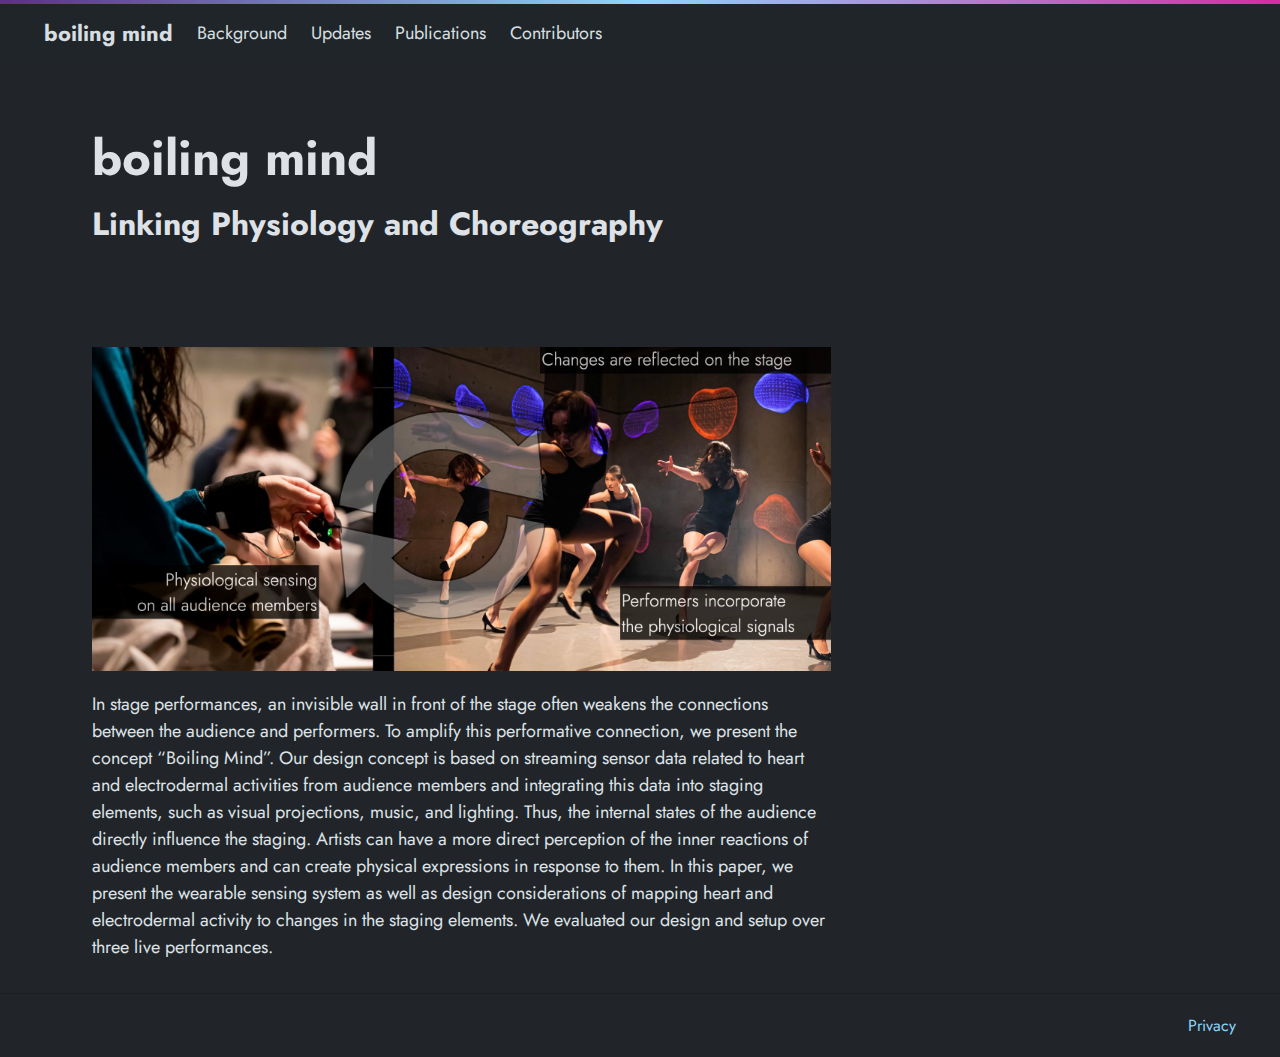
<file: index.html>
<!doctype html><html lang=en-us><head><meta charset=utf-8><meta http-equiv=x-ua-compatible content="ie=edge"><meta name=viewport content="width=device-width,initial-scale=1,shrink-to-fit=no"><link rel=preload as=font href=/fonts/vendor/jost/jost-v4-latin-regular.woff2 type=font/woff2 crossorigin><link rel=preload as=font href=/fonts/vendor/jost/jost-v4-latin-700.woff2 type=font/woff2 crossorigin><link rel=stylesheet href=/main.4683fe9bba590317b552ce7930ced157a98cb5efa42dcf3c9c728d6951becdc0b0ce4cd241a88afe17dd5ae36182d00375be6dfd2041294fda237ca825aad86c.css integrity="sha512-RoP+m7pZAxe1Us55MM7RV6mMte+kLc88nHKNaVG+zcCwzkzSQaiK/hfdWuNhgtADdb5t/SBBKU/aI3yoJarYbA==" crossorigin=anonymous><noscript><style>img.lazyload{display:none}</style></noscript><meta name=robots content="index, follow"><meta name=googlebot content="index, follow, max-snippet:-1, max-image-preview:large, max-video-preview:-1"><meta name=bingbot content="index, follow, max-snippet:-1, max-image-preview:large, max-video-preview:-1"><title>boiling mind :: linking physiology and choreography</title><meta name=description content="Linking Physiology and Choreography"><link rel=canonical href=/><meta name=twitter:card content="summary"><meta name=twitter:title content="boiling mind"><meta name=twitter:description content="Linking Physiology and Choreography"><meta name=twitter:site content="@"><meta name=twitter:creator content="@"><meta property="og:title" content="boiling mind"><meta property="og:description" content="Linking Physiology and Choreography"><meta property="og:type" content="website"><meta property="og:url" content="/"><meta property="og:updated_time" content="2020-10-06T08:47:36+00:00"><meta property="og:site_name" content="boiling mind"><meta property="article:publisher" content="https://www.facebook.com/"><meta property="article:author" content="https://www.facebook.com/"><meta property="og:locale" content><link rel=alternate type=application/rss+xml href=/index.xml><script type=application/ld+json>{"@context":"https://schema.org","@type":"Organization","url":"\/","name":"boiling mind","logo":"\/logo-doks.png","sameAs":["","",""]}</script><script type=application/ld+json>{"@context":"http://schema.org","@type":"BreadcrumbList","itemListElement":[{"@type":"ListItem","position":1,"name":"Home","item":"\/"}]}</script><meta name=theme-color content="#fff"><link rel=apple-touch-icon sizes=180x180 href=/apple-touch-icon.png><link rel=icon type=image/png sizes=32x32 href=/favicon-32x32.png><link rel=icon type=image/png sizes=16x16 href=/favicon-16x16.png><link rel=manifest href=/site.webmanifest></head><body class=home><div class="header-bar fixed-top"></div><header class="navbar fixed-top navbar-expand-md navbar-light"><div class=container><input class="menu-btn order-0" type=checkbox id=menu-btn>
<label class="menu-icon d-md-none" for=menu-btn><span class=navicon></span></label><a class="navbar-brand order-1 order-md-0 mr-auto" href=/>boiling mind</a><ul class="navbar-nav social-nav order-3 order-md-5"></ul><div class="collapse navbar-collapse order-4 order-md-1"><ul class="navbar-nav main-nav mr-auto order-5 order-md-2"><li class=nav-item><a class=nav-link href=/background/prologue/introduction/>Background</a></li><li class=nav-item><a class=nav-link href=/blog/>Updates</a></li><li class=nav-item><a class=nav-link href=/papers/>Publications</a></li><li class=nav-item><a class=nav-link href=/about/>Contributors</a></li></ul><div class="break order-6 d-md-none"></div></div></div></header><div class="wrap container" role=document><div class=content><section class="section container-fluid mt-n3 pb-3"><div class="col-lg-12 text-left"><h1 class=mt-0>boiling mind</h1><h2 class=mt-0>Linking Physiology and Choreography</h2></div></section></div></div><div class="wrap container" role=document><div class=content><section class="wrap container section container-fluid mt-n3 pb-3 text-left"><div class=col-lg-11><img class="img-simple img-fluid lazyload blur-up" src=/concept_hu7fba9da1679ce4a56c592454604cb9c1_371453_20x0_resize_q75_box.jpg data-src=/concept.jpg width=1970 height=864><p>In stage performances, an invisible wall in front of the stage often weakens the connections between the audience and performers. To amplify this performative connection, we present the concept &ldquo;Boiling Mind&rdquo;. Our design concept is based on streaming sensor data related to heart and electrodermal activities from audience members and integrating this data into staging elements, such as visual projections, music, and lighting. Thus, the internal states of the audience directly influence the staging. Artists can have a more direct perception of the inner reactions of audience members and can create physical expressions in response to them.
In this paper, we present the wearable sensing system as well as design considerations of mapping heart and electrodermal activity to changes in the staging elements. We evaluated our design and setup over three live performances.</p></div></section></div></div><footer class="footer text-muted"><div class=container><div class=row><div class="col-lg-8 order-last order-lg-first"><ul class=list-inline><li class=list-inline-item></li></ul></div><div class="col-lg-8 order-first order-lg-last text-lg-right"><ul class=list-inline><li class=list-inline-item><a href=/privacy-policy/>Privacy</a></li></ul></div></div></div></footer><script src=/main.f6b484f556ad1f3bcf6061082139a2f21fa759f13930c39a25fe4a9f78f35e64122c2d86dffd56e67b292dabbda4095d8077194f196e0e348441c106a9f3d40e.js integrity="sha512-9rSE9VatHzvPYGEIITmi8h+nWfE5MMOaJf5Kn3jzXmQSLC2G3/1W5nspLau9pAldgHcZTxluDjSEQcEGqfPUDg==" crossorigin=anonymous defer></script><script src=/index.min.95c2fb57984ca6cb1914e6658c1095cc47073a398c805d5ee842114fab739d64b4d5cd0626cda1be56c95e7f8c6e9c4d231866d1065245c873d731a6a7b01c5e.js integrity="sha512-lcL7V5hMpssZFOZljBCVzEcHOjmMgF1e6EIRT6tznWS01c0GJs2hvlbJXn+MbpxNIxhm0QZSRchz1zGmp7AcXg==" crossorigin=anonymous defer></script></body></html>
</file>
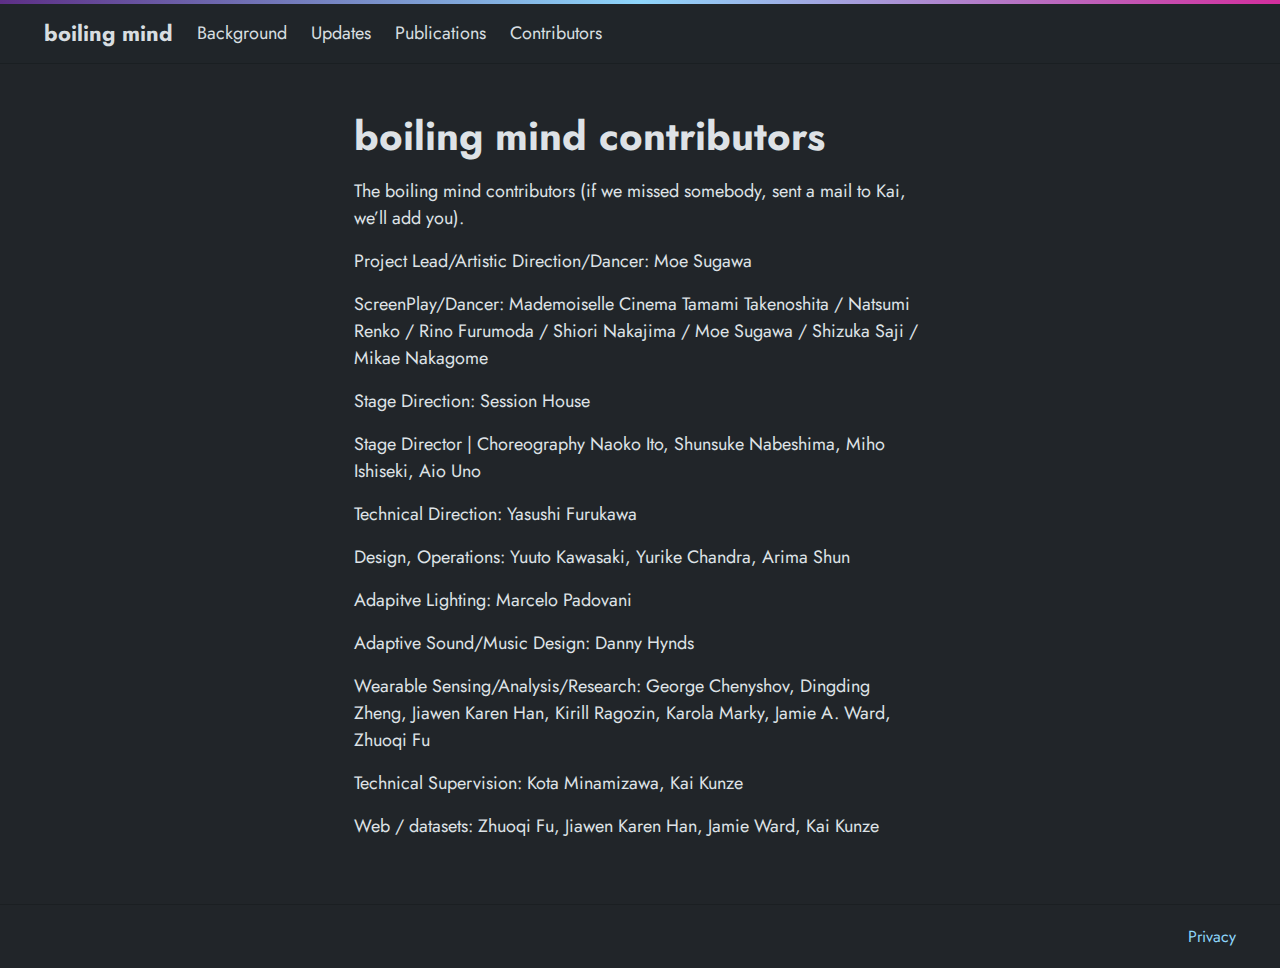
<file: about/index.html>
<!doctype html><html lang=en-us><head><meta charset=utf-8><meta http-equiv=x-ua-compatible content="ie=edge"><meta name=viewport content="width=device-width,initial-scale=1,shrink-to-fit=no"><link rel=preload as=font href=/fonts/vendor/jost/jost-v4-latin-regular.woff2 type=font/woff2 crossorigin><link rel=preload as=font href=/fonts/vendor/jost/jost-v4-latin-700.woff2 type=font/woff2 crossorigin><link rel=stylesheet href=/main.4683fe9bba590317b552ce7930ced157a98cb5efa42dcf3c9c728d6951becdc0b0ce4cd241a88afe17dd5ae36182d00375be6dfd2041294fda237ca825aad86c.css integrity="sha512-RoP+m7pZAxe1Us55MM7RV6mMte+kLc88nHKNaVG+zcCwzkzSQaiK/hfdWuNhgtADdb5t/SBBKU/aI3yoJarYbA==" crossorigin=anonymous><noscript><style>img.lazyload{display:none}</style></noscript><meta name=robots content="index, follow"><meta name=googlebot content="index, follow, max-snippet:-1, max-image-preview:large, max-video-preview:-1"><meta name=bingbot content="index, follow, max-snippet:-1, max-image-preview:large, max-video-preview:-1"><title>boiling mind contributors :: boiling mind</title><meta name=description content="Doks is a Hugo theme helping you build modern documentation websites that are secure, fast, and SEO-ready — by default."><link rel=canonical href=/about/><meta name=twitter:card content="summary"><meta name=twitter:title content="boiling mind contributors"><meta name=twitter:description content="The boiling mind contributors (if we missed somebody, sent a mail to Kai, we&rsquo;ll add you).
Project Lead/Artistic Direction/Dancer: Moe Sugawa
ScreenPlay/Dancer: Mademoiselle Cinema Tamami Takenoshita / Natsumi Renko / Rino Furumoda / Shiori Nakajima / Moe Sugawa / Shizuka Saji / Mikae Nakagome
Stage Direction: Session House
Stage Director | Choreography Naoko Ito, Shunsuke Nabeshima, Miho Ishiseki, Aio Uno
Technical Direction: Yasushi Furukawa
Design, Operations: Yuuto Kawasaki, Yurike Chandra, Arima Shun"><meta name=twitter:site content="@"><meta name=twitter:creator content="@"><meta property="og:title" content="boiling mind contributors"><meta property="og:description" content="The boiling mind contributors (if we missed somebody, sent a mail to Kai, we&rsquo;ll add you).
Project Lead/Artistic Direction/Dancer: Moe Sugawa
ScreenPlay/Dancer: Mademoiselle Cinema Tamami Takenoshita / Natsumi Renko / Rino Furumoda / Shiori Nakajima / Moe Sugawa / Shizuka Saji / Mikae Nakagome
Stage Direction: Session House
Stage Director | Choreography Naoko Ito, Shunsuke Nabeshima, Miho Ishiseki, Aio Uno
Technical Direction: Yasushi Furukawa
Design, Operations: Yuuto Kawasaki, Yurike Chandra, Arima Shun"><meta property="og:type" content="article"><meta property="og:url" content="/about/"><meta property="article:published_time" content="2021-02-11T22:57:36+09:00"><meta property="article:modified_time" content="2021-02-11T22:57:36+09:00"><meta property="og:site_name" content="boiling mind"><meta property="article:publisher" content="https://www.facebook.com/"><meta property="article:author" content="https://www.facebook.com/"><meta property="og:locale" content><script type=application/ld+json>{"@context":"http://schema.org","@type":"BreadcrumbList","itemListElement":[{"@type":"ListItem","position":1,"name":"Home","item":"\/"},{"@type":"ListItem","position":2,"name":"About","item":"\/about\/"}]}</script><meta name=theme-color content="#fff"><link rel=apple-touch-icon sizes=180x180 href=/apple-touch-icon.png><link rel=icon type=image/png sizes=32x32 href=/favicon-32x32.png><link rel=icon type=image/png sizes=16x16 href=/favicon-16x16.png><link rel=manifest href=/site.webmanifest></head><body class="page single"><div class="header-bar fixed-top"></div><header class="navbar fixed-top navbar-expand-md navbar-light"><div class=container><input class="menu-btn order-0" type=checkbox id=menu-btn>
<label class="menu-icon d-md-none" for=menu-btn><span class=navicon></span></label><a class="navbar-brand order-1 order-md-0 mr-auto" href=/>boiling mind</a><ul class="navbar-nav social-nav order-3 order-md-5"></ul><div class="collapse navbar-collapse order-4 order-md-1"><ul class="navbar-nav main-nav mr-auto order-5 order-md-2"><li class=nav-item><a class=nav-link href=/background/prologue/introduction/>Background</a></li><li class=nav-item><a class=nav-link href=/blog/>Updates</a></li><li class=nav-item><a class=nav-link href=/papers/>Publications</a></li><li class=nav-item><a class=nav-link href=/about/>Contributors</a></li></ul><div class="break order-6 d-md-none"></div></div></div></header><div class="wrap container" role=document><div class=content><div class="row justify-content-center"><div class="col-md-12 col-lg-10 col-xl-8"><article><h1>boiling mind contributors</h1><p>The boiling mind contributors (if we missed somebody, sent a mail to Kai, we&rsquo;ll add you).</p><p>Project Lead/Artistic Direction/Dancer: Moe Sugawa</p><p>ScreenPlay/Dancer: Mademoiselle Cinema
Tamami Takenoshita / Natsumi Renko / Rino Furumoda /
Shiori Nakajima / Moe Sugawa / Shizuka Saji / Mikae Nakagome</p><p>Stage Direction: Session House</p><p>Stage Director | Choreography Naoko Ito,
Shunsuke Nabeshima, Miho Ishiseki, Aio Uno</p><p>Technical Direction: Yasushi Furukawa</p><p>Design, Operations: Yuuto Kawasaki, Yurike Chandra, Arima Shun</p><p>Adapitve Lighting: Marcelo Padovani</p><p>Adaptive Sound/Music Design: Danny Hynds</p><p>Wearable Sensing/Analysis/Research:
George Chenyshov, Dingding Zheng, Jiawen Karen Han, Kirill Ragozin, Karola Marky, Jamie A. Ward, Zhuoqi Fu</p><p>Technical Supervision: Kota Minamizawa, Kai Kunze</p><p>Web / datasets: Zhuoqi Fu, Jiawen Karen Han, Jamie Ward, Kai Kunze</p></article></div></div></div></div><footer class="footer text-muted"><div class=container><div class=row><div class="col-lg-8 order-last order-lg-first"><ul class=list-inline><li class=list-inline-item></li></ul></div><div class="col-lg-8 order-first order-lg-last text-lg-right"><ul class=list-inline><li class=list-inline-item><a href=/privacy-policy/>Privacy</a></li></ul></div></div></div></footer><script src=/main.f6b484f556ad1f3bcf6061082139a2f21fa759f13930c39a25fe4a9f78f35e64122c2d86dffd56e67b292dabbda4095d8077194f196e0e348441c106a9f3d40e.js integrity="sha512-9rSE9VatHzvPYGEIITmi8h+nWfE5MMOaJf5Kn3jzXmQSLC2G3/1W5nspLau9pAldgHcZTxluDjSEQcEGqfPUDg==" crossorigin=anonymous defer></script><script src=/index.min.95c2fb57984ca6cb1914e6658c1095cc47073a398c805d5ee842114fab739d64b4d5cd0626cda1be56c95e7f8c6e9c4d231866d1065245c873d731a6a7b01c5e.js integrity="sha512-lcL7V5hMpssZFOZljBCVzEcHOjmMgF1e6EIRT6tznWS01c0GJs2hvlbJXn+MbpxNIxhm0QZSRchz1zGmp7AcXg==" crossorigin=anonymous defer></script></body></html>
</file>
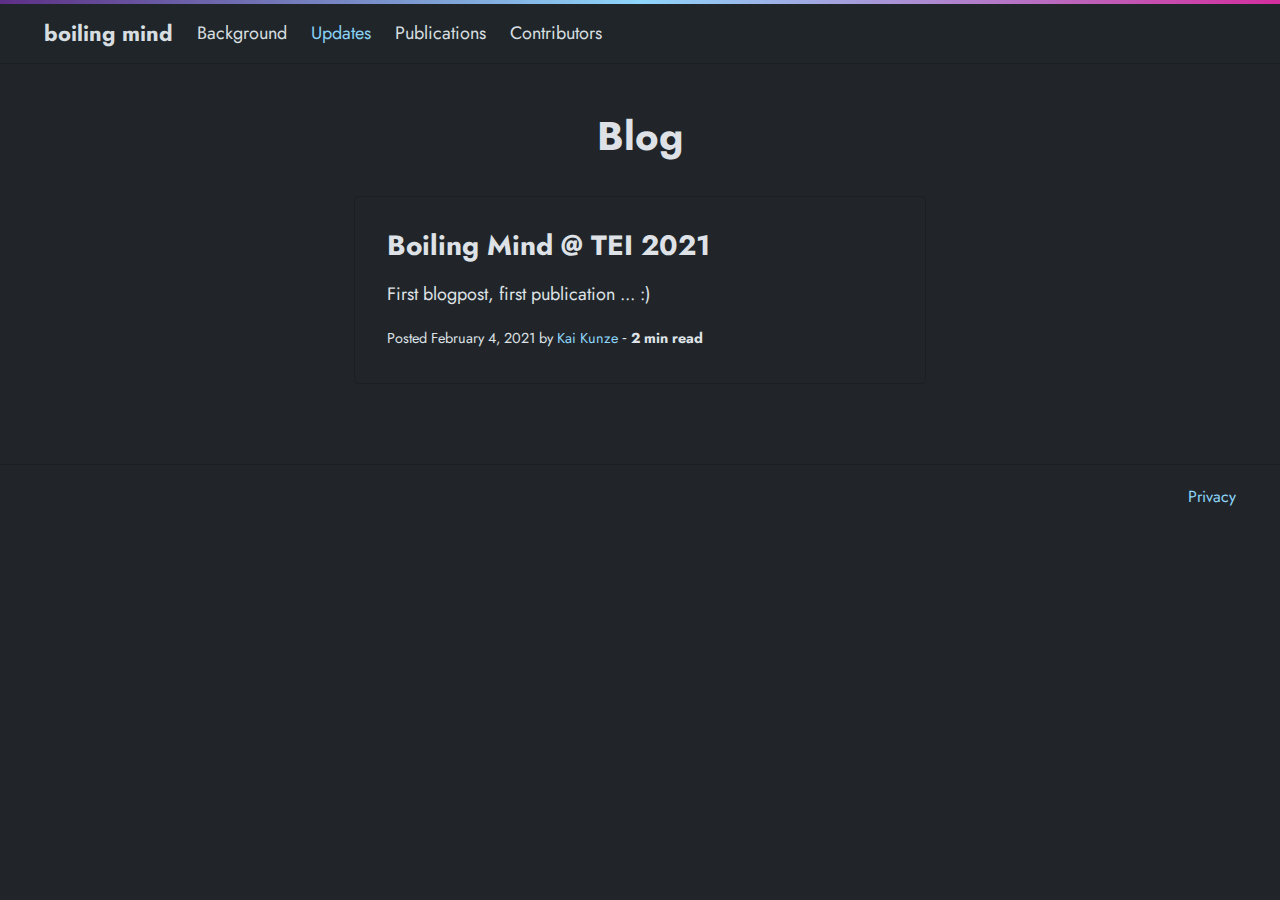
<file: blog/index.html>
<!doctype html><html lang=en-us><head><meta charset=utf-8><meta http-equiv=x-ua-compatible content="ie=edge"><meta name=viewport content="width=device-width,initial-scale=1,shrink-to-fit=no"><link rel=preload as=font href=/fonts/vendor/jost/jost-v4-latin-regular.woff2 type=font/woff2 crossorigin><link rel=preload as=font href=/fonts/vendor/jost/jost-v4-latin-700.woff2 type=font/woff2 crossorigin><link rel=stylesheet href=/main.4683fe9bba590317b552ce7930ced157a98cb5efa42dcf3c9c728d6951becdc0b0ce4cd241a88afe17dd5ae36182d00375be6dfd2041294fda237ca825aad86c.css integrity="sha512-RoP+m7pZAxe1Us55MM7RV6mMte+kLc88nHKNaVG+zcCwzkzSQaiK/hfdWuNhgtADdb5t/SBBKU/aI3yoJarYbA==" crossorigin=anonymous><noscript><style>img.lazyload{display:none}</style></noscript><meta name=robots content="index, follow"><meta name=googlebot content="index, follow, max-snippet:-1, max-image-preview:large, max-video-preview:-1"><meta name=bingbot content="index, follow, max-snippet:-1, max-image-preview:large, max-video-preview:-1"><title>Blog :: boiling mind</title><meta name=description content="the boiling mind blog."><link rel=canonical href=/blog/><meta name=twitter:card content="summary"><meta name=twitter:title content="Blog"><meta name=twitter:description content="the boiling mind blog."><meta name=twitter:site content="@"><meta name=twitter:creator content="@"><meta property="og:title" content="Blog"><meta property="og:description" content="the boiling mind blog."><meta property="og:type" content="website"><meta property="og:url" content="/blog/"><meta property="og:updated_time" content="2020-10-06T08:49:55+00:00"><meta property="og:site_name" content="boiling mind"><meta property="article:publisher" content="https://www.facebook.com/"><meta property="article:author" content="https://www.facebook.com/"><meta property="og:locale" content><link rel=alternate type=application/rss+xml href=/blog/index.xml><link rel=sitemap type=application/xml href=/blog/sitemap.xml><script type=application/ld+json>{"@context":"http://schema.org","@type":"BreadcrumbList","itemListElement":[{"@type":"ListItem","position":1,"name":"Home","item":"\/"},{"@type":"ListItem","position":2,"name":"Blog","item":"\/blog\/"}]}</script><meta name=theme-color content="#fff"><link rel=apple-touch-icon sizes=180x180 href=/apple-touch-icon.png><link rel=icon type=image/png sizes=32x32 href=/favicon-32x32.png><link rel=icon type=image/png sizes=16x16 href=/favicon-16x16.png><link rel=manifest href=/site.webmanifest></head><body class="blog list"><div class="header-bar fixed-top"></div><header class="navbar fixed-top navbar-expand-md navbar-light"><div class=container><input class="menu-btn order-0" type=checkbox id=menu-btn>
<label class="menu-icon d-md-none" for=menu-btn><span class=navicon></span></label><a class="navbar-brand order-1 order-md-0 mr-auto" href=/>boiling mind</a><ul class="navbar-nav social-nav order-3 order-md-5"></ul><div class="collapse navbar-collapse order-4 order-md-1"><ul class="navbar-nav main-nav mr-auto order-5 order-md-2"><li class=nav-item><a class=nav-link href=/background/prologue/introduction/>Background</a></li><li class="nav-item active"><a class=nav-link href=/blog/>Updates</a></li><li class=nav-item><a class=nav-link href=/papers/>Publications</a></li><li class=nav-item><a class=nav-link href=/about/>Contributors</a></li></ul><div class="break order-6 d-md-none"></div></div></div></header><div class="wrap container" role=document><div class=content><div class="row justify-content-center"><div class="col-md-12 col-lg-10 col-xl-8"><article><h1 class=text-center>Blog</h1><div class=text-center></div><div class=card-list><div class=card><div class=card-body><h2 class=h3><a class="stretched-link text-body" href=/blog/boiling-mind-tei-2021/>Boiling Mind @ TEI 2021</a></h2><p>First blogpost, first publication ... :)</p><p><small>Posted February 4, 2021 by <a class="stretched-link position-relative" href=/contributors/kai-kunze/>Kai Kunze</a>&nbsp;&dash;&nbsp;<strong>2&nbsp;min read</strong></small><p></div></div></div></article></div></div></div></div><footer class="footer text-muted"><div class=container><div class=row><div class="col-lg-8 order-last order-lg-first"><ul class=list-inline><li class=list-inline-item></li></ul></div><div class="col-lg-8 order-first order-lg-last text-lg-right"><ul class=list-inline><li class=list-inline-item><a href=/privacy-policy/>Privacy</a></li></ul></div></div></div></footer><script src=/main.f6b484f556ad1f3bcf6061082139a2f21fa759f13930c39a25fe4a9f78f35e64122c2d86dffd56e67b292dabbda4095d8077194f196e0e348441c106a9f3d40e.js integrity="sha512-9rSE9VatHzvPYGEIITmi8h+nWfE5MMOaJf5Kn3jzXmQSLC2G3/1W5nspLau9pAldgHcZTxluDjSEQcEGqfPUDg==" crossorigin=anonymous defer></script><script src=/index.min.95c2fb57984ca6cb1914e6658c1095cc47073a398c805d5ee842114fab739d64b4d5cd0626cda1be56c95e7f8c6e9c4d231866d1065245c873d731a6a7b01c5e.js integrity="sha512-lcL7V5hMpssZFOZljBCVzEcHOjmMgF1e6EIRT6tznWS01c0GJs2hvlbJXn+MbpxNIxhm0QZSRchz1zGmp7AcXg==" crossorigin=anonymous defer></script></body></html>
</file>
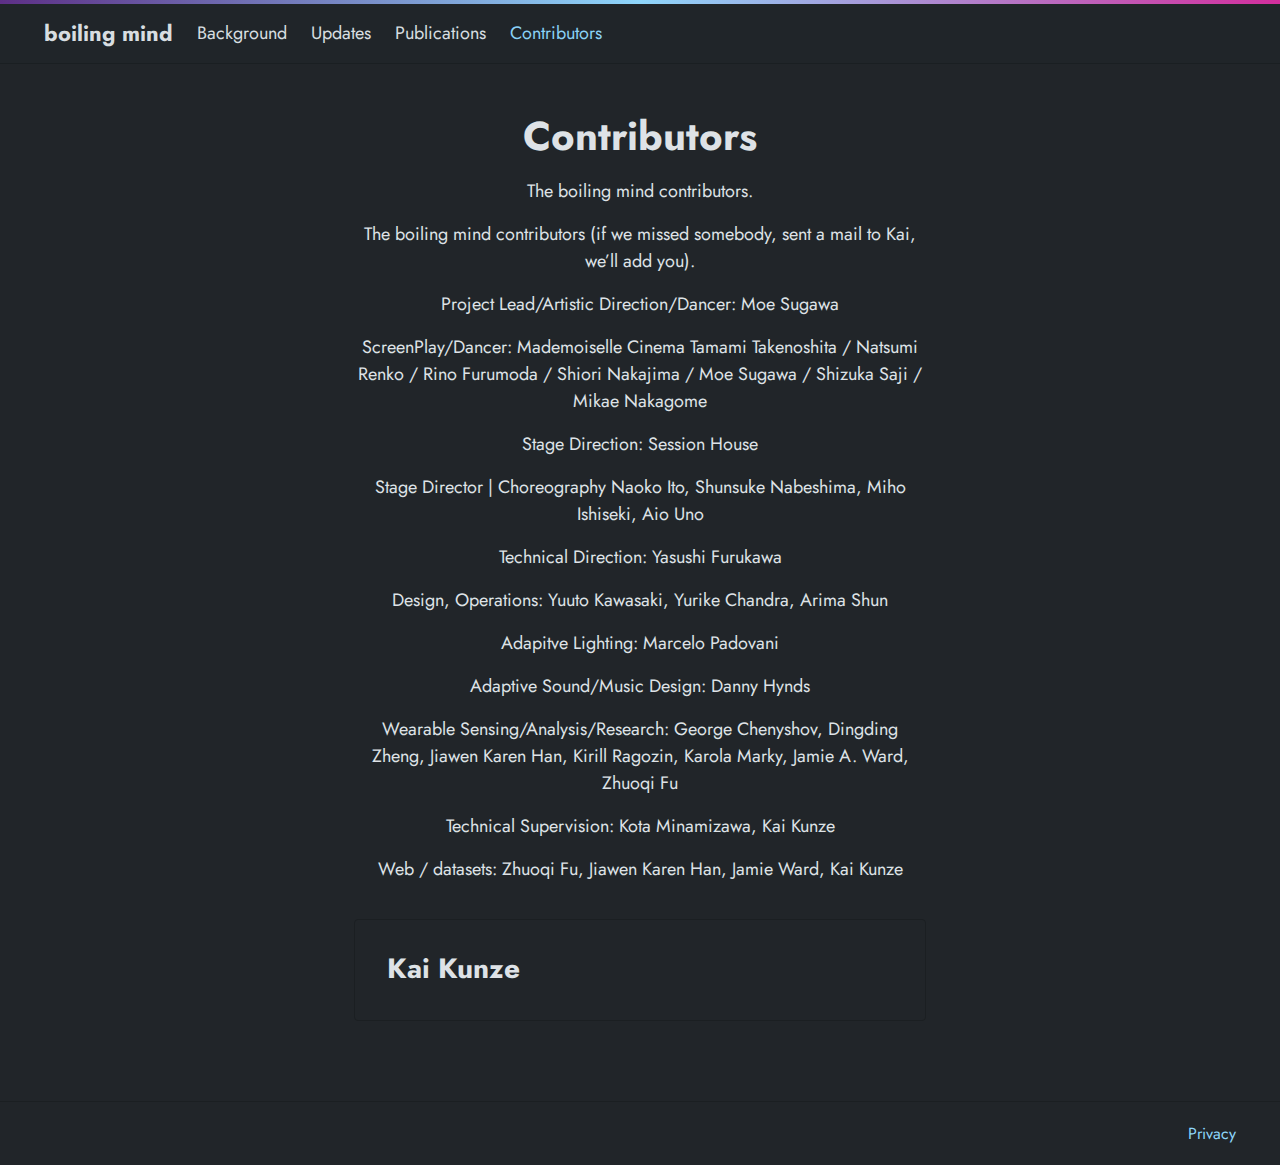
<file: contributors/index.html>
<!doctype html><html lang=en-us><head><meta charset=utf-8><meta http-equiv=x-ua-compatible content="ie=edge"><meta name=viewport content="width=device-width,initial-scale=1,shrink-to-fit=no"><link rel=preload as=font href=/fonts/vendor/jost/jost-v4-latin-regular.woff2 type=font/woff2 crossorigin><link rel=preload as=font href=/fonts/vendor/jost/jost-v4-latin-700.woff2 type=font/woff2 crossorigin><link rel=stylesheet href=/main.4683fe9bba590317b552ce7930ced157a98cb5efa42dcf3c9c728d6951becdc0b0ce4cd241a88afe17dd5ae36182d00375be6dfd2041294fda237ca825aad86c.css integrity="sha512-RoP+m7pZAxe1Us55MM7RV6mMte+kLc88nHKNaVG+zcCwzkzSQaiK/hfdWuNhgtADdb5t/SBBKU/aI3yoJarYbA==" crossorigin=anonymous><noscript><style>img.lazyload{display:none}</style></noscript><meta name=robots content="index, follow"><meta name=googlebot content="index, follow, max-snippet:-1, max-image-preview:large, max-video-preview:-1"><meta name=bingbot content="index, follow, max-snippet:-1, max-image-preview:large, max-video-preview:-1"><title>Contributors :: boiling mind</title><meta name=description content="The Doks contributors."><link rel=canonical href=/contributors/><meta name=twitter:card content="summary"><meta name=twitter:title content="Contributors"><meta name=twitter:description content="The Doks contributors."><meta name=twitter:site content="@"><meta name=twitter:creator content="@"><meta property="og:title" content="Contributors"><meta property="og:description" content="The Doks contributors."><meta property="og:type" content="website"><meta property="og:url" content="/contributors/"><meta property="og:updated_time" content="2020-10-06T08:50:29+00:00"><meta property="og:site_name" content="boiling mind"><meta property="article:publisher" content="https://www.facebook.com/"><meta property="article:author" content="https://www.facebook.com/"><meta property="og:locale" content><link rel=alternate type=application/rss+xml href=/contributors/index.xml><script type=application/ld+json>{"@context":"http://schema.org","@type":"BreadcrumbList","itemListElement":[{"@type":"ListItem","position":1,"name":"Home","item":"\/"},{"@type":"ListItem","position":2,"name":"Contributors","item":"\/contributors\/"}]}</script><meta name=theme-color content="#fff"><link rel=apple-touch-icon sizes=180x180 href=/apple-touch-icon.png><link rel=icon type=image/png sizes=32x32 href=/favicon-32x32.png><link rel=icon type=image/png sizes=16x16 href=/favicon-16x16.png><link rel=manifest href=/site.webmanifest></head><body class="contributors list"><div class="header-bar fixed-top"></div><header class="navbar fixed-top navbar-expand-md navbar-light"><div class=container><input class="menu-btn order-0" type=checkbox id=menu-btn>
<label class="menu-icon d-md-none" for=menu-btn><span class=navicon></span></label><a class="navbar-brand order-1 order-md-0 mr-auto" href=/>boiling mind</a><ul class="navbar-nav social-nav order-3 order-md-5"></ul><div class="collapse navbar-collapse order-4 order-md-1"><ul class="navbar-nav main-nav mr-auto order-5 order-md-2"><li class=nav-item><a class=nav-link href=/background/prologue/introduction/>Background</a></li><li class=nav-item><a class=nav-link href=/blog/>Updates</a></li><li class=nav-item><a class=nav-link href=/papers/>Publications</a></li><li class="nav-item active"><a class=nav-link href=/about/>Contributors</a></li></ul><div class="break order-6 d-md-none"></div></div></div></header><div class="wrap container" role=document><div class=content><div class="row justify-content-center"><div class="col-md-12 col-lg-10 col-xl-8"><article><h1 class=text-center>Contributors</h1><div class=text-center><p>The boiling mind contributors.</p><p>The boiling mind contributors (if we missed somebody, sent a mail to Kai, we&rsquo;ll add you).</p><p>Project Lead/Artistic Direction/Dancer: Moe Sugawa</p><p>ScreenPlay/Dancer: Mademoiselle Cinema
Tamami Takenoshita / Natsumi Renko / Rino Furumoda /
Shiori Nakajima / Moe Sugawa / Shizuka Saji / Mikae Nakagome</p><p>Stage Direction: Session House</p><p>Stage Director | Choreography Naoko Ito,
Shunsuke Nabeshima, Miho Ishiseki, Aio Uno</p><p>Technical Direction: Yasushi Furukawa</p><p>Design, Operations: Yuuto Kawasaki, Yurike Chandra, Arima Shun</p><p>Adapitve Lighting: Marcelo Padovani</p><p>Adaptive Sound/Music Design: Danny Hynds</p><p>Wearable Sensing/Analysis/Research:
George Chenyshov, Dingding Zheng, Jiawen Karen Han, Kirill Ragozin, Karola Marky, Jamie A. Ward, Zhuoqi Fu</p><p>Technical Supervision: Kota Minamizawa, Kai Kunze</p><p>Web / datasets: Zhuoqi Fu, Jiawen Karen Han, Jamie Ward, Kai Kunze</p></div><div class=card-list><div class=card><div class=card-body><h2 class=h3><a class="stretched-link text-body" href=/contributors/kai-kunze/>Kai Kunze</a></h2></div></div></div></article></div></div></div></div><footer class="footer text-muted"><div class=container><div class=row><div class="col-lg-8 order-last order-lg-first"><ul class=list-inline><li class=list-inline-item></li></ul></div><div class="col-lg-8 order-first order-lg-last text-lg-right"><ul class=list-inline><li class=list-inline-item><a href=/privacy-policy/>Privacy</a></li></ul></div></div></div></footer><script src=/main.f6b484f556ad1f3bcf6061082139a2f21fa759f13930c39a25fe4a9f78f35e64122c2d86dffd56e67b292dabbda4095d8077194f196e0e348441c106a9f3d40e.js integrity="sha512-9rSE9VatHzvPYGEIITmi8h+nWfE5MMOaJf5Kn3jzXmQSLC2G3/1W5nspLau9pAldgHcZTxluDjSEQcEGqfPUDg==" crossorigin=anonymous defer></script><script src=/index.min.95c2fb57984ca6cb1914e6658c1095cc47073a398c805d5ee842114fab739d64b4d5cd0626cda1be56c95e7f8c6e9c4d231866d1065245c873d731a6a7b01c5e.js integrity="sha512-lcL7V5hMpssZFOZljBCVzEcHOjmMgF1e6EIRT6tznWS01c0GJs2hvlbJXn+MbpxNIxhm0QZSRchz1zGmp7AcXg==" crossorigin=anonymous defer></script></body></html>
</file>
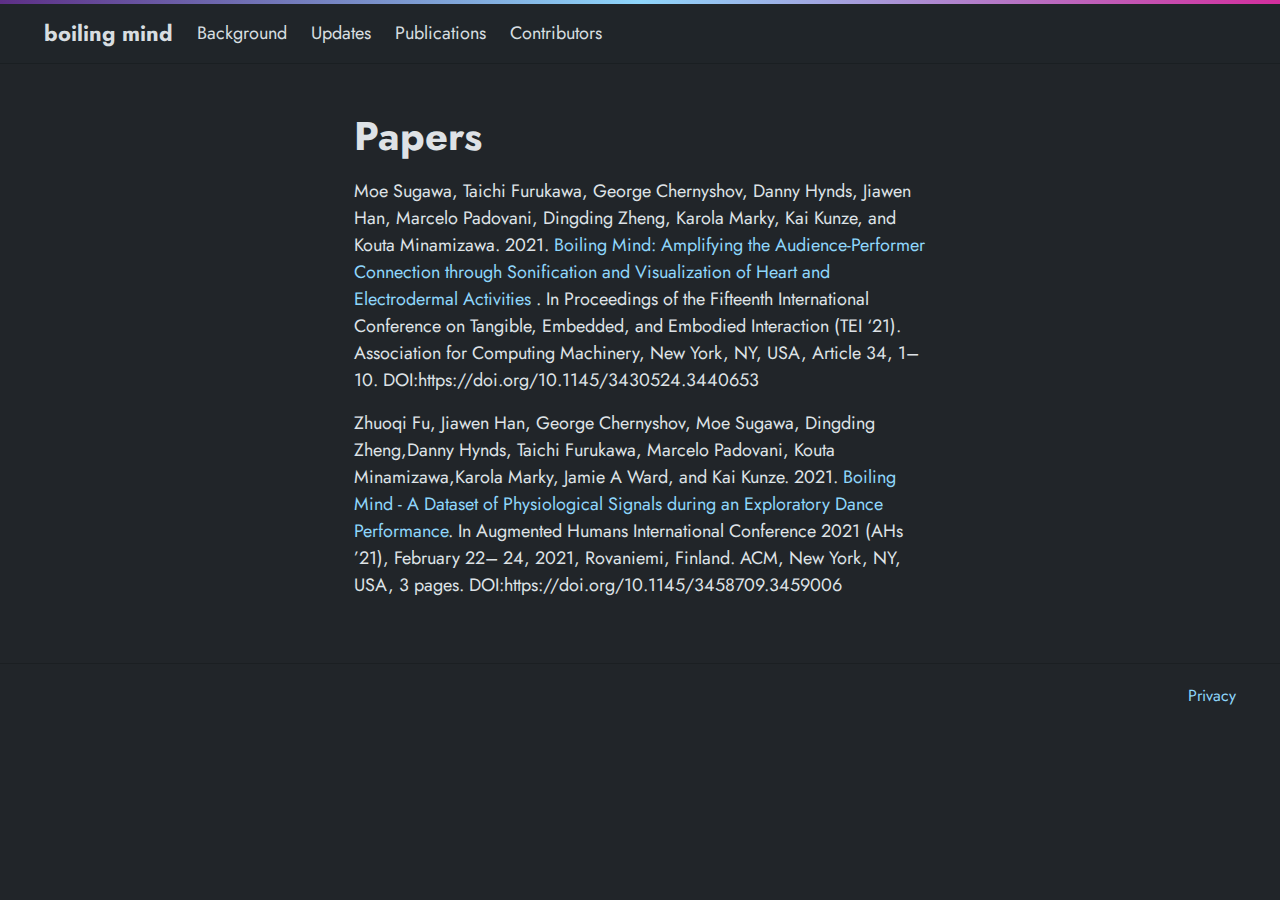
<file: papers/index.html>
<!doctype html><html lang=en-us><head><meta charset=utf-8><meta http-equiv=x-ua-compatible content="ie=edge"><meta name=viewport content="width=device-width,initial-scale=1,shrink-to-fit=no"><link rel=preload as=font href=/fonts/vendor/jost/jost-v4-latin-regular.woff2 type=font/woff2 crossorigin><link rel=preload as=font href=/fonts/vendor/jost/jost-v4-latin-700.woff2 type=font/woff2 crossorigin><link rel=stylesheet href=/main.4683fe9bba590317b552ce7930ced157a98cb5efa42dcf3c9c728d6951becdc0b0ce4cd241a88afe17dd5ae36182d00375be6dfd2041294fda237ca825aad86c.css integrity="sha512-RoP+m7pZAxe1Us55MM7RV6mMte+kLc88nHKNaVG+zcCwzkzSQaiK/hfdWuNhgtADdb5t/SBBKU/aI3yoJarYbA==" crossorigin=anonymous><noscript><style>img.lazyload{display:none}</style></noscript><meta name=robots content="index, follow"><meta name=googlebot content="index, follow, max-snippet:-1, max-image-preview:large, max-video-preview:-1"><meta name=bingbot content="index, follow, max-snippet:-1, max-image-preview:large, max-video-preview:-1"><title>Papers :: boiling mind</title><meta name=description content="Doks is a Hugo theme helping you build modern documentation websites that are secure, fast, and SEO-ready — by default."><link rel=canonical href=/papers/><meta name=twitter:card content="summary"><meta name=twitter:title content="Papers"><meta name=twitter:description content="Moe Sugawa, Taichi Furukawa, George Chernyshov, Danny Hynds, Jiawen Han, Marcelo Padovani, Dingding Zheng, Karola Marky, Kai Kunze, and Kouta Minamizawa. 2021. Boiling Mind: Amplifying the Audience-Performer Connection through Sonification and Visualization of Heart and Electrodermal Activities . In Proceedings of the Fifteenth International Conference on Tangible, Embedded, and Embodied Interaction (TEI &lsquo;21). Association for Computing Machinery, New York, NY, USA, Article 34, 1–10. DOI:https://doi.org/10.1145/3430524.3440653
Zhuoqi Fu, Jiawen Han, George Chernyshov, Moe Sugawa, Dingding Zheng,Danny Hynds, Taichi Furukawa, Marcelo Padovani, Kouta Minamizawa,Karola Marky, Jamie A Ward, and Kai Kunze."><meta name=twitter:site content="@"><meta name=twitter:creator content="@"><meta property="og:title" content="Papers"><meta property="og:description" content="Moe Sugawa, Taichi Furukawa, George Chernyshov, Danny Hynds, Jiawen Han, Marcelo Padovani, Dingding Zheng, Karola Marky, Kai Kunze, and Kouta Minamizawa. 2021. Boiling Mind: Amplifying the Audience-Performer Connection through Sonification and Visualization of Heart and Electrodermal Activities . In Proceedings of the Fifteenth International Conference on Tangible, Embedded, and Embodied Interaction (TEI &lsquo;21). Association for Computing Machinery, New York, NY, USA, Article 34, 1–10. DOI:https://doi.org/10.1145/3430524.3440653
Zhuoqi Fu, Jiawen Han, George Chernyshov, Moe Sugawa, Dingding Zheng,Danny Hynds, Taichi Furukawa, Marcelo Padovani, Kouta Minamizawa,Karola Marky, Jamie A Ward, and Kai Kunze."><meta property="og:type" content="article"><meta property="og:url" content="/papers/"><meta property="article:published_time" content="2021-02-11T22:57:36+09:00"><meta property="article:modified_time" content="2021-02-11T22:57:36+09:00"><meta property="og:site_name" content="boiling mind"><meta property="article:publisher" content="https://www.facebook.com/"><meta property="article:author" content="https://www.facebook.com/"><meta property="og:locale" content><script type=application/ld+json>{"@context":"http://schema.org","@type":"BreadcrumbList","itemListElement":[{"@type":"ListItem","position":1,"name":"Home","item":"\/"},{"@type":"ListItem","position":2,"name":"Papers","item":"\/papers\/"}]}</script><meta name=theme-color content="#fff"><link rel=apple-touch-icon sizes=180x180 href=/apple-touch-icon.png><link rel=icon type=image/png sizes=32x32 href=/favicon-32x32.png><link rel=icon type=image/png sizes=16x16 href=/favicon-16x16.png><link rel=manifest href=/site.webmanifest></head><body class="page single"><div class="header-bar fixed-top"></div><header class="navbar fixed-top navbar-expand-md navbar-light"><div class=container><input class="menu-btn order-0" type=checkbox id=menu-btn>
<label class="menu-icon d-md-none" for=menu-btn><span class=navicon></span></label><a class="navbar-brand order-1 order-md-0 mr-auto" href=/>boiling mind</a><ul class="navbar-nav social-nav order-3 order-md-5"></ul><div class="collapse navbar-collapse order-4 order-md-1"><ul class="navbar-nav main-nav mr-auto order-5 order-md-2"><li class=nav-item><a class=nav-link href=/background/prologue/introduction/>Background</a></li><li class=nav-item><a class=nav-link href=/blog/>Updates</a></li><li class=nav-item><a class=nav-link href=/papers/>Publications</a></li><li class=nav-item><a class=nav-link href=/about/>Contributors</a></li></ul><div class="break order-6 d-md-none"></div></div></div></header><div class="wrap container" role=document><div class=content><div class="row justify-content-center"><div class="col-md-12 col-lg-10 col-xl-8"><article><h1>Papers</h1><p>Moe Sugawa, Taichi Furukawa, George Chernyshov, Danny Hynds, Jiawen Han, Marcelo Padovani, Dingding Zheng, Karola Marky, Kai Kunze, and Kouta Minamizawa. 2021. <a href=https://dl.acm.org/doi/10.1145/3430524.3440653>Boiling Mind: Amplifying the Audience-Performer Connection through Sonification and Visualization of Heart and Electrodermal Activities</a> . In Proceedings of the Fifteenth International Conference on Tangible, Embedded, and Embodied Interaction (TEI &lsquo;21). Association for Computing Machinery, New York, NY, USA, Article 34, 1–10. DOI:https://doi.org/10.1145/3430524.3440653</p><p>Zhuoqi Fu, Jiawen Han, George Chernyshov, Moe Sugawa, Dingding Zheng,Danny Hynds, Taichi Furukawa, Marcelo Padovani, Kouta Minamizawa,Karola Marky, Jamie A Ward, and Kai Kunze. 2021. <a href=/papers/ahs2021boiling.pdf>Boiling Mind - A Dataset of Physiological Signals during an Exploratory Dance Performance</a>. In Augmented Humans International Conference 2021 (AHs ’21), February 22– 24, 2021, Rovaniemi, Finland. ACM, New York, NY, USA, 3 pages. DOI:https://doi.org/10.1145/3458709.3459006
</p></article></div></div></div></div><footer class="footer text-muted"><div class=container><div class=row><div class="col-lg-8 order-last order-lg-first"><ul class=list-inline><li class=list-inline-item></li></ul></div><div class="col-lg-8 order-first order-lg-last text-lg-right"><ul class=list-inline><li class=list-inline-item><a href=/privacy-policy/>Privacy</a></li></ul></div></div></div></footer><script src=/main.f6b484f556ad1f3bcf6061082139a2f21fa759f13930c39a25fe4a9f78f35e64122c2d86dffd56e67b292dabbda4095d8077194f196e0e348441c106a9f3d40e.js integrity="sha512-9rSE9VatHzvPYGEIITmi8h+nWfE5MMOaJf5Kn3jzXmQSLC2G3/1W5nspLau9pAldgHcZTxluDjSEQcEGqfPUDg==" crossorigin=anonymous defer></script><script src=/index.min.95c2fb57984ca6cb1914e6658c1095cc47073a398c805d5ee842114fab739d64b4d5cd0626cda1be56c95e7f8c6e9c4d231866d1065245c873d731a6a7b01c5e.js integrity="sha512-lcL7V5hMpssZFOZljBCVzEcHOjmMgF1e6EIRT6tznWS01c0GJs2hvlbJXn+MbpxNIxhm0QZSRchz1zGmp7AcXg==" crossorigin=anonymous defer></script></body></html>
</file>
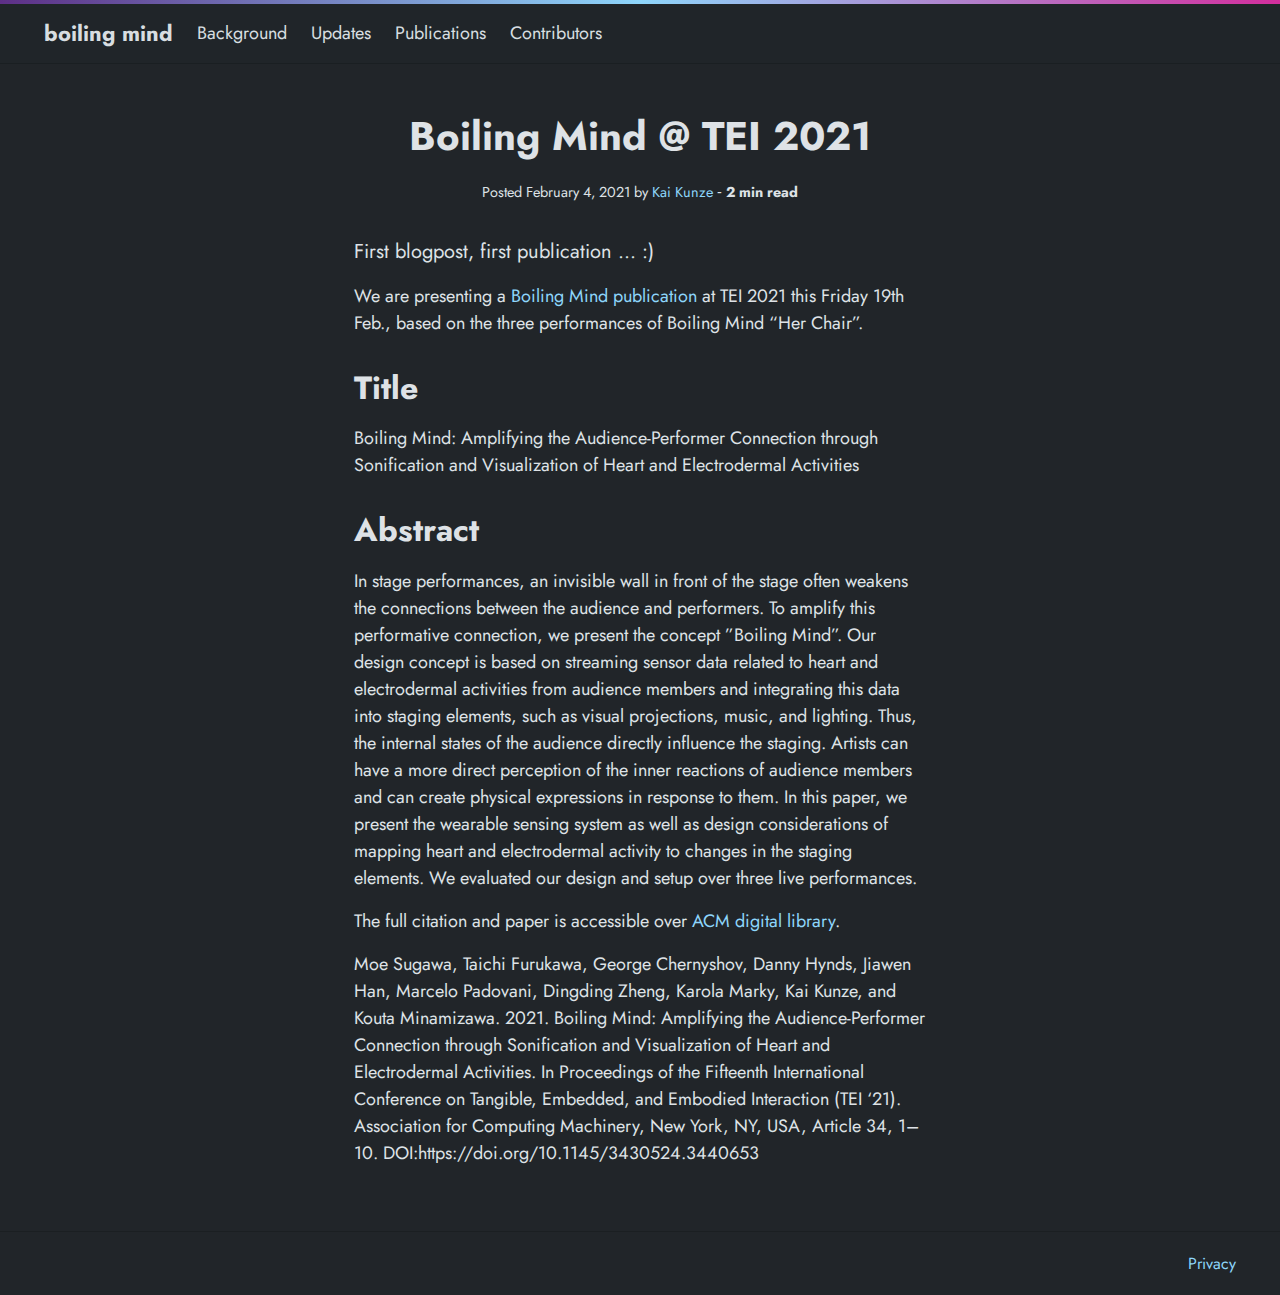
<file: blog/boiling-mind-tei-2021/index.html>
<!doctype html><html lang=en-us><head><meta charset=utf-8><meta http-equiv=x-ua-compatible content="ie=edge"><meta name=viewport content="width=device-width,initial-scale=1,shrink-to-fit=no"><link rel=preload as=font href=/fonts/vendor/jost/jost-v4-latin-regular.woff2 type=font/woff2 crossorigin><link rel=preload as=font href=/fonts/vendor/jost/jost-v4-latin-700.woff2 type=font/woff2 crossorigin><link rel=stylesheet href=/main.4683fe9bba590317b552ce7930ced157a98cb5efa42dcf3c9c728d6951becdc0b0ce4cd241a88afe17dd5ae36182d00375be6dfd2041294fda237ca825aad86c.css integrity="sha512-RoP+m7pZAxe1Us55MM7RV6mMte+kLc88nHKNaVG+zcCwzkzSQaiK/hfdWuNhgtADdb5t/SBBKU/aI3yoJarYbA==" crossorigin=anonymous><noscript><style>img.lazyload{display:none}</style></noscript><meta name=robots content="index, follow"><meta name=googlebot content="index, follow, max-snippet:-1, max-image-preview:large, max-video-preview:-1"><meta name=bingbot content="index, follow, max-snippet:-1, max-image-preview:large, max-video-preview:-1"><title>Boiling Mind @ TEI 2021 :: boiling mind</title><meta name=description content="First blogpost, first publication"><link rel=canonical href=/blog/boiling-mind-tei-2021/><meta name=twitter:card content="summary"><meta name=twitter:title content="Boiling Mind @ TEI 2021"><meta name=twitter:description content="First blogpost, first publication"><meta name=twitter:site content="@"><meta name=twitter:creator content="@"><meta property="og:title" content="Boiling Mind @ TEI 2021"><meta property="og:description" content="First blogpost, first publication"><meta property="og:type" content="article"><meta property="og:url" content="/blog/boiling-mind-tei-2021/"><meta property="article:published_time" content="2021-02-04T09:19:42+01:00"><meta property="article:modified_time" content="2021-02-04T09:19:42+01:00"><meta property="og:site_name" content="boiling mind"><meta property="article:publisher" content="https://www.facebook.com/"><meta property="article:author" content="https://www.facebook.com/"><meta property="og:locale" content><script type=application/ld+json>{"@context":"https://schema.org","@type":"Article","mainEntityOfPage":{"@type":"WebPage","@id":"\/blog\/boiling-mind-tei-2021\/"},"headline":"Boiling Mind @ TEI 2021","image":[],"datePublished":"2021-02-04T09:19:42CET","dateModified":"2021-02-04T09:19:42CET","author":{"@type":"Organization","name":"boiling mind"},"publisher":{"@type":"Organization","name":"boiling mind","logo":{"@type":"ImageObject","url":"\/logo-doks.png"}},"description":"First blogpost, first publication"}</script><script type=application/ld+json>{"@context":"http://schema.org","@type":"BreadcrumbList","itemListElement":[{"@type":"ListItem","position":1,"name":"Home","item":"\/"},{"@type":"ListItem","position":2,"name":"Blogboiling Mind Tei 2021","item":"\/blogboiling-mind-tei-2021\/"}]}</script><meta name=theme-color content="#fff"><link rel=apple-touch-icon sizes=180x180 href=/apple-touch-icon.png><link rel=icon type=image/png sizes=32x32 href=/favicon-32x32.png><link rel=icon type=image/png sizes=16x16 href=/favicon-16x16.png><link rel=manifest href=/site.webmanifest></head><body class="blog single"><div class="header-bar fixed-top"></div><header class="navbar fixed-top navbar-expand-md navbar-light"><div class=container><input class="menu-btn order-0" type=checkbox id=menu-btn>
<label class="menu-icon d-md-none" for=menu-btn><span class=navicon></span></label><a class="navbar-brand order-1 order-md-0 mr-auto" href=/>boiling mind</a><ul class="navbar-nav social-nav order-3 order-md-5"></ul><div class="collapse navbar-collapse order-4 order-md-1"><ul class="navbar-nav main-nav mr-auto order-5 order-md-2"><li class=nav-item><a class=nav-link href=/background/prologue/introduction/>Background</a></li><li class=nav-item><a class=nav-link href=/blog/>Updates</a></li><li class=nav-item><a class=nav-link href=/papers/>Publications</a></li><li class=nav-item><a class=nav-link href=/about/>Contributors</a></li></ul><div class="break order-6 d-md-none"></div></div></div></header><div class="wrap container" role=document><div class=content><div class="row justify-content-center"><div class="col-md-12 col-lg-10 col-xl-8"><article><div class=blog-header><h1>Boiling Mind @ TEI 2021</h1><p><small>Posted February 4, 2021 by <a class="stretched-link position-relative" href=/contributors/kai-kunze/>Kai Kunze</a>&nbsp;&dash;&nbsp;<strong>2&nbsp;min read</strong></small><p></div><p class=lead>First blogpost, first publication ... :)</p><p>We are presenting a <a href=https://dl.acm.org/doi/10.1145/3430524.3440653>Boiling Mind publication</a> at TEI 2021 this Friday 19th Feb., based on the three performances of Boiling Mind &ldquo;Her Chair&rdquo;.</p><h2 id=title>Title</h2><p>Boiling Mind: Amplifying the Audience-Performer Connection through Sonification and Visualization of Heart and Electrodermal Activities</p><h2 id=abstract>Abstract</h2><p>In stage performances, an invisible wall in front of the stage often weakens the connections between the audience and performers. To amplify this performative connection, we present the concept ”Boiling Mind”. Our design concept is based on streaming sensor data related to heart and electrodermal activities from audience members and integrating this data into staging elements, such as visual projections, music, and lighting. Thus, the internal states of the audience directly influence the staging. Artists can have a more direct perception of the inner reactions of audience members and can create physical expressions in response to them. In this paper, we present the wearable sensing system as well as design considerations of mapping heart and electrodermal activity to changes in the staging elements. We evaluated our design and setup over three live performances.</p><p>The full citation and paper is accessible over <a href=https://dl.acm.org/doi/10.1145/3430524.3440653>ACM digital library</a>.</p><p>Moe Sugawa, Taichi Furukawa, George Chernyshov, Danny Hynds, Jiawen Han, Marcelo Padovani, Dingding Zheng, Karola Marky, Kai Kunze, and Kouta Minamizawa. 2021. Boiling Mind: Amplifying the Audience-Performer Connection through Sonification and Visualization of Heart and Electrodermal Activities. In Proceedings of the Fifteenth International Conference on Tangible, Embedded, and Embodied Interaction (TEI &lsquo;21). Association for Computing Machinery, New York, NY, USA, Article 34, 1–10. DOI:https://doi.org/10.1145/3430524.3440653</p></article></div></div></div></div><footer class="footer text-muted"><div class=container><div class=row><div class="col-lg-8 order-last order-lg-first"><ul class=list-inline><li class=list-inline-item></li></ul></div><div class="col-lg-8 order-first order-lg-last text-lg-right"><ul class=list-inline><li class=list-inline-item><a href=/privacy-policy/>Privacy</a></li></ul></div></div></div></footer><script src=/main.f6b484f556ad1f3bcf6061082139a2f21fa759f13930c39a25fe4a9f78f35e64122c2d86dffd56e67b292dabbda4095d8077194f196e0e348441c106a9f3d40e.js integrity="sha512-9rSE9VatHzvPYGEIITmi8h+nWfE5MMOaJf5Kn3jzXmQSLC2G3/1W5nspLau9pAldgHcZTxluDjSEQcEGqfPUDg==" crossorigin=anonymous defer></script><script src=/index.min.95c2fb57984ca6cb1914e6658c1095cc47073a398c805d5ee842114fab739d64b4d5cd0626cda1be56c95e7f8c6e9c4d231866d1065245c873d731a6a7b01c5e.js integrity="sha512-lcL7V5hMpssZFOZljBCVzEcHOjmMgF1e6EIRT6tznWS01c0GJs2hvlbJXn+MbpxNIxhm0QZSRchz1zGmp7AcXg==" crossorigin=anonymous defer></script></body></html>
</file>
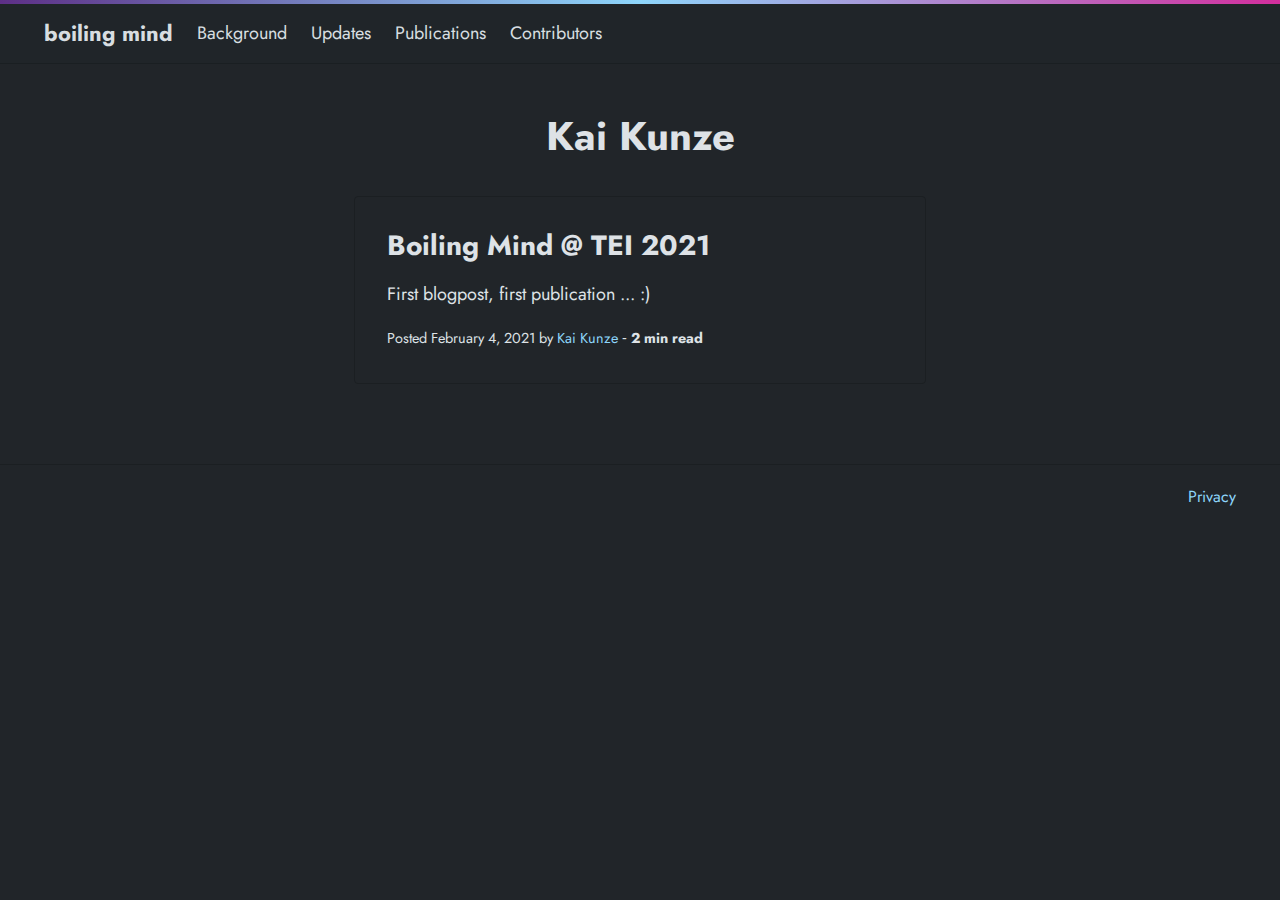
<file: contributors/kai-kunze/index.html>
<!doctype html><html lang=en-us><head><meta charset=utf-8><meta http-equiv=x-ua-compatible content="ie=edge"><meta name=viewport content="width=device-width,initial-scale=1,shrink-to-fit=no"><link rel=preload as=font href=/fonts/vendor/jost/jost-v4-latin-regular.woff2 type=font/woff2 crossorigin><link rel=preload as=font href=/fonts/vendor/jost/jost-v4-latin-700.woff2 type=font/woff2 crossorigin><link rel=stylesheet href=/main.4683fe9bba590317b552ce7930ced157a98cb5efa42dcf3c9c728d6951becdc0b0ce4cd241a88afe17dd5ae36182d00375be6dfd2041294fda237ca825aad86c.css integrity="sha512-RoP+m7pZAxe1Us55MM7RV6mMte+kLc88nHKNaVG+zcCwzkzSQaiK/hfdWuNhgtADdb5t/SBBKU/aI3yoJarYbA==" crossorigin=anonymous><noscript><style>img.lazyload{display:none}</style></noscript><meta name=robots content="index, follow"><meta name=googlebot content="index, follow, max-snippet:-1, max-image-preview:large, max-video-preview:-1"><meta name=bingbot content="index, follow, max-snippet:-1, max-image-preview:large, max-video-preview:-1"><title>Kai Kunze :: boiling mind</title><meta name=description content="Doks is a Hugo theme helping you build modern documentation websites that are secure, fast, and SEO-ready — by default."><link rel=canonical href=/contributors/kai-kunze/><meta name=twitter:card content="summary"><meta name=twitter:title content="Kai Kunze"><meta name=twitter:description content="Doks is a Hugo theme helping you build modern documentation websites that are secure, fast, and SEO-ready — by default."><meta name=twitter:site content="@"><meta name=twitter:creator content="@"><meta property="og:title" content="Kai Kunze"><meta property="og:description" content="Doks is a Hugo theme helping you build modern documentation websites that are secure, fast, and SEO-ready — by default."><meta property="og:type" content="website"><meta property="og:url" content="/contributors/kai-kunze/"><meta property="og:updated_time" content="2021-02-04T09:19:42+01:00"><meta property="og:site_name" content="boiling mind"><meta property="article:publisher" content="https://www.facebook.com/"><meta property="article:author" content="https://www.facebook.com/"><meta property="og:locale" content><link rel=alternate type=application/rss+xml href=/contributors/kai-kunze/index.xml><script type=application/ld+json>{"@context":"http://schema.org","@type":"BreadcrumbList","itemListElement":[{"@type":"ListItem","position":1,"name":"Home","item":"\/"},{"@type":"ListItem","position":2,"name":"Contributorskai Kunze","item":"\/contributorskai-kunze\/"}]}</script><meta name=theme-color content="#fff"><link rel=apple-touch-icon sizes=180x180 href=/apple-touch-icon.png><link rel=icon type=image/png sizes=32x32 href=/favicon-32x32.png><link rel=icon type=image/png sizes=16x16 href=/favicon-16x16.png><link rel=manifest href=/site.webmanifest></head><body class="contributors list"><div class="header-bar fixed-top"></div><header class="navbar fixed-top navbar-expand-md navbar-light"><div class=container><input class="menu-btn order-0" type=checkbox id=menu-btn>
<label class="menu-icon d-md-none" for=menu-btn><span class=navicon></span></label><a class="navbar-brand order-1 order-md-0 mr-auto" href=/>boiling mind</a><ul class="navbar-nav social-nav order-3 order-md-5"></ul><div class="collapse navbar-collapse order-4 order-md-1"><ul class="navbar-nav main-nav mr-auto order-5 order-md-2"><li class=nav-item><a class=nav-link href=/background/prologue/introduction/>Background</a></li><li class=nav-item><a class=nav-link href=/blog/>Updates</a></li><li class=nav-item><a class=nav-link href=/papers/>Publications</a></li><li class=nav-item><a class=nav-link href=/about/>Contributors</a></li></ul><div class="break order-6 d-md-none"></div></div></div></header><div class="wrap container" role=document><div class=content><div class="row justify-content-center"><div class="col-md-12 col-lg-10 col-xl-8"><article><h1 class=text-center>Kai Kunze</h1><div class=text-center></div><div class=card-list><div class=card><div class=card-body><h2 class=h3><a class="stretched-link text-body" href=/blog/boiling-mind-tei-2021/>Boiling Mind @ TEI 2021</a></h2><p>First blogpost, first publication ... :)</p><p><small>Posted February 4, 2021 by <a class="stretched-link position-relative" href=/contributors/kai-kunze/>Kai Kunze</a>&nbsp;&dash;&nbsp;<strong>2&nbsp;min read</strong></small><p></div></div></div></article></div></div></div></div><footer class="footer text-muted"><div class=container><div class=row><div class="col-lg-8 order-last order-lg-first"><ul class=list-inline><li class=list-inline-item></li></ul></div><div class="col-lg-8 order-first order-lg-last text-lg-right"><ul class=list-inline><li class=list-inline-item><a href=/privacy-policy/>Privacy</a></li></ul></div></div></div></footer><script src=/main.f6b484f556ad1f3bcf6061082139a2f21fa759f13930c39a25fe4a9f78f35e64122c2d86dffd56e67b292dabbda4095d8077194f196e0e348441c106a9f3d40e.js integrity="sha512-9rSE9VatHzvPYGEIITmi8h+nWfE5MMOaJf5Kn3jzXmQSLC2G3/1W5nspLau9pAldgHcZTxluDjSEQcEGqfPUDg==" crossorigin=anonymous defer></script><script src=/index.min.95c2fb57984ca6cb1914e6658c1095cc47073a398c805d5ee842114fab739d64b4d5cd0626cda1be56c95e7f8c6e9c4d231866d1065245c873d731a6a7b01c5e.js integrity="sha512-lcL7V5hMpssZFOZljBCVzEcHOjmMgF1e6EIRT6tznWS01c0GJs2hvlbJXn+MbpxNIxhm0QZSRchz1zGmp7AcXg==" crossorigin=anonymous defer></script></body></html>
</file>
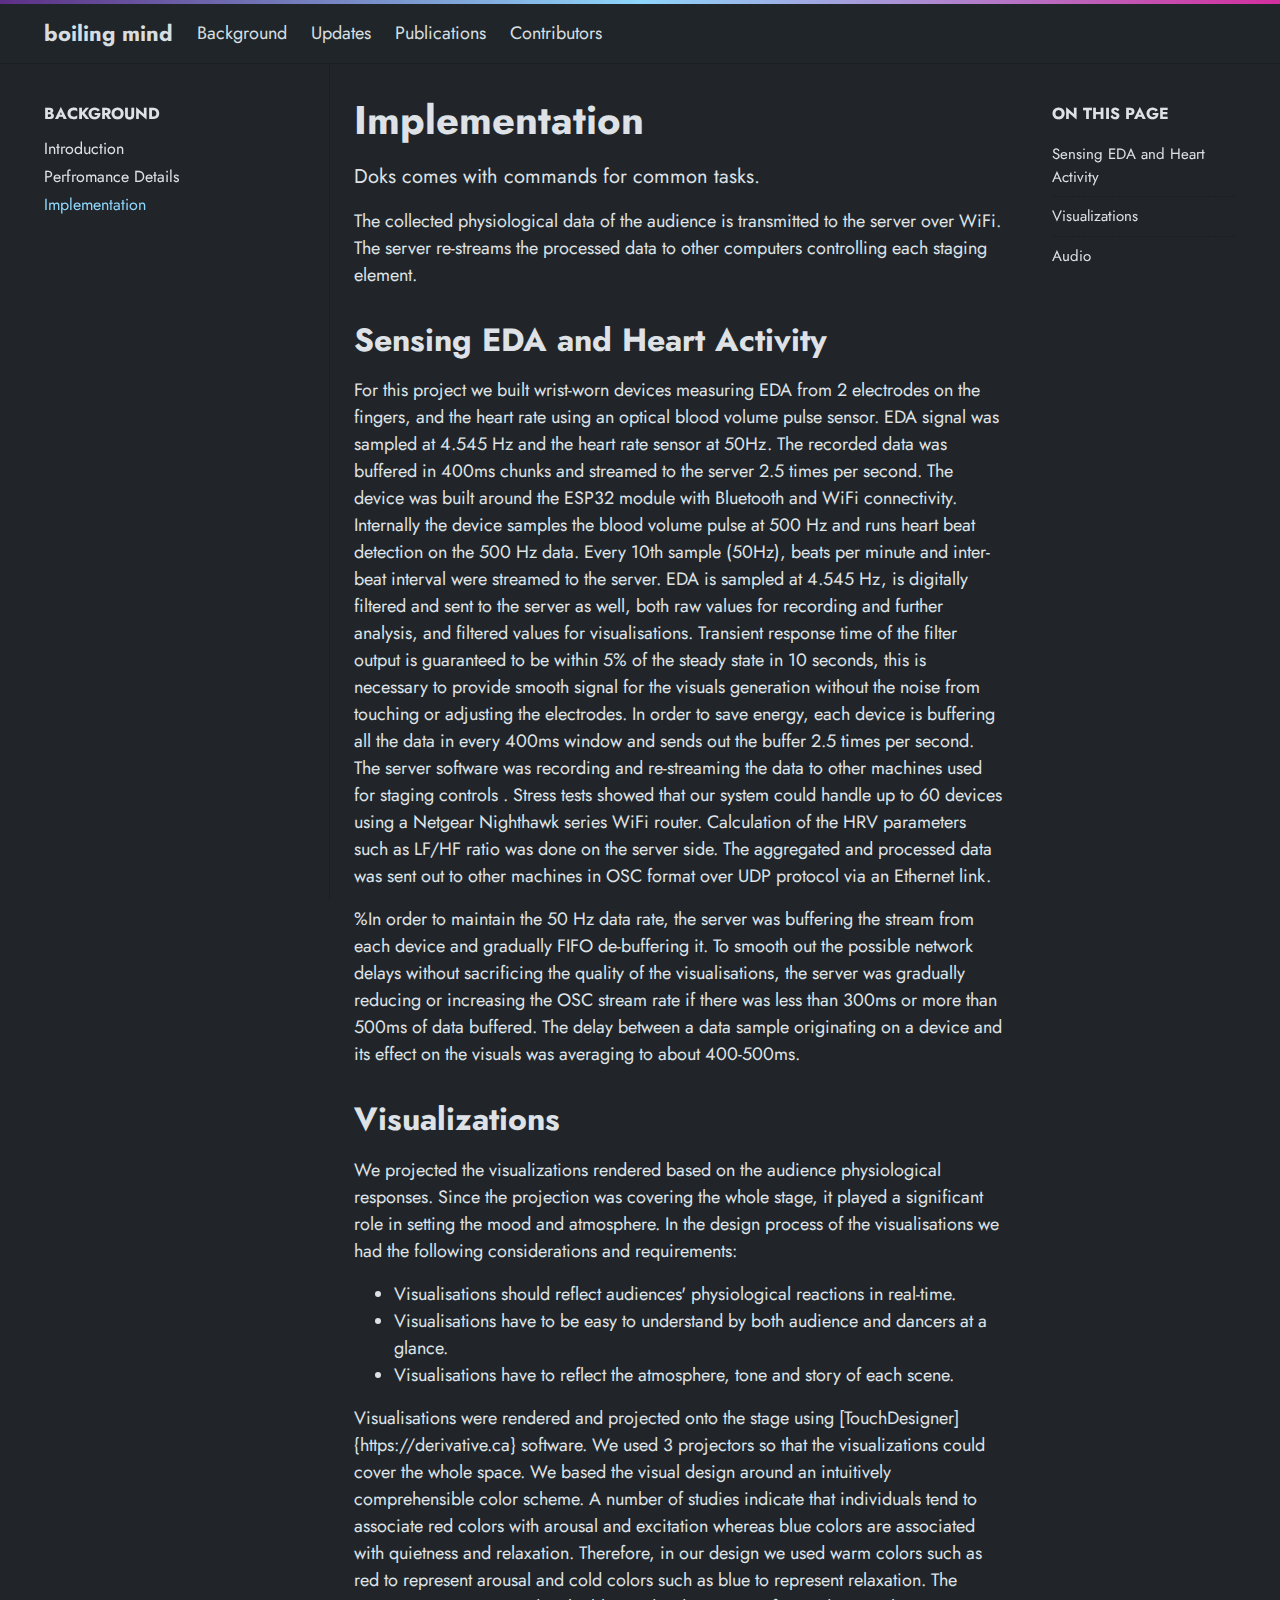
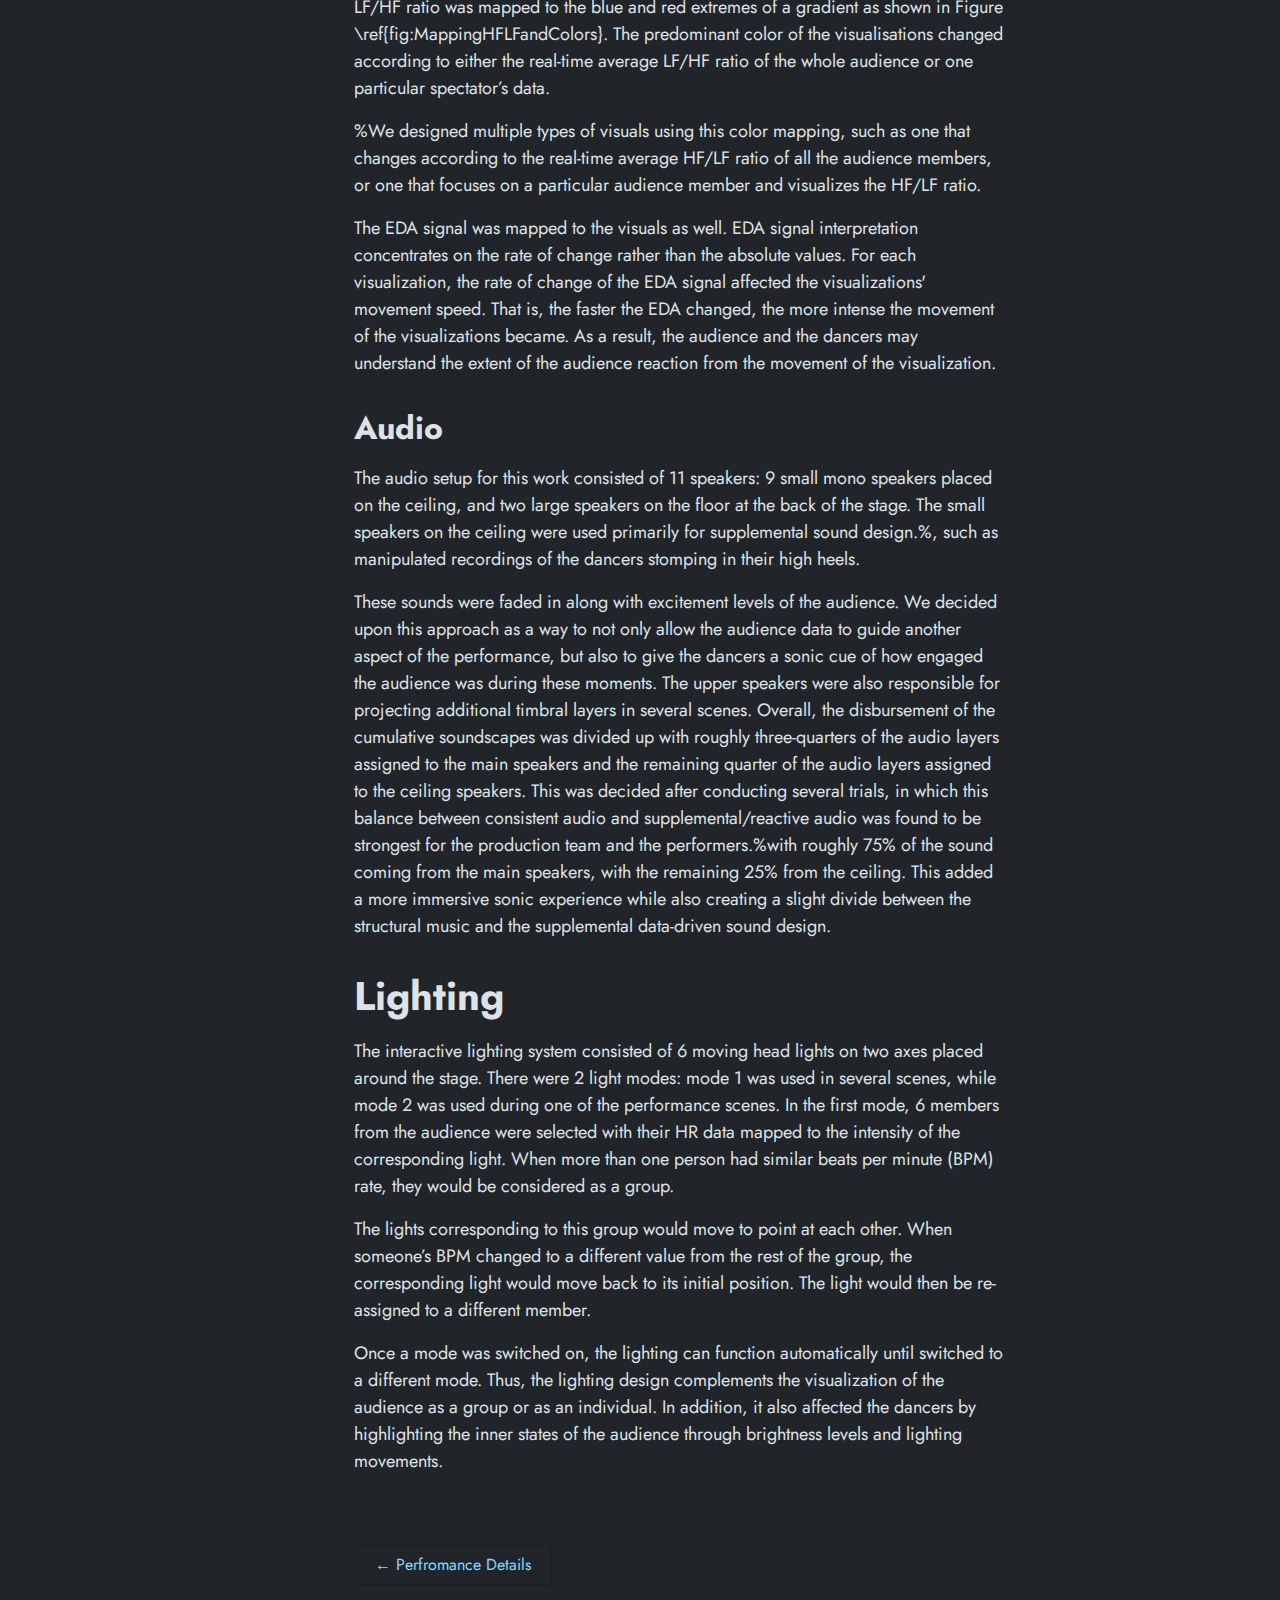
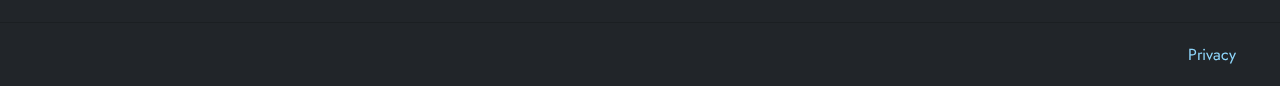
<file: background/prologue/commands/index.html>
<!doctype html><html lang=en-us><head><meta charset=utf-8><meta http-equiv=x-ua-compatible content="ie=edge"><meta name=viewport content="width=device-width,initial-scale=1,shrink-to-fit=no"><link rel=preload as=font href=/fonts/vendor/jost/jost-v4-latin-regular.woff2 type=font/woff2 crossorigin><link rel=preload as=font href=/fonts/vendor/jost/jost-v4-latin-700.woff2 type=font/woff2 crossorigin><link rel=stylesheet href=/main.4683fe9bba590317b552ce7930ced157a98cb5efa42dcf3c9c728d6951becdc0b0ce4cd241a88afe17dd5ae36182d00375be6dfd2041294fda237ca825aad86c.css integrity="sha512-RoP+m7pZAxe1Us55MM7RV6mMte+kLc88nHKNaVG+zcCwzkzSQaiK/hfdWuNhgtADdb5t/SBBKU/aI3yoJarYbA==" crossorigin=anonymous><noscript><style>img.lazyload{display:none}</style></noscript><meta name=robots content="index, follow"><meta name=googlebot content="index, follow, max-snippet:-1, max-image-preview:large, max-video-preview:-1"><meta name=bingbot content="index, follow, max-snippet:-1, max-image-preview:large, max-video-preview:-1"><title>Implementation :: boiling mind</title><meta name=description content="Doks comes with commands for common tasks."><link rel=canonical href=/background/prologue/commands/><meta name=twitter:card content="summary"><meta name=twitter:title content="Implementation"><meta name=twitter:description content="Doks comes with commands for common tasks."><meta name=twitter:site content="@"><meta name=twitter:creator content="@"><meta property="og:title" content="Implementation"><meta property="og:description" content="Doks comes with commands for common tasks."><meta property="og:type" content="article"><meta property="og:url" content="/background/prologue/commands/"><meta property="article:published_time" content="2020-10-13T15:21:01+02:00"><meta property="article:modified_time" content="2020-10-13T15:21:01+02:00"><meta property="og:site_name" content="boiling mind"><meta property="article:publisher" content="https://www.facebook.com/"><meta property="article:author" content="https://www.facebook.com/"><meta property="og:locale" content><script type=application/ld+json>{"@context":"http://schema.org","@type":"BreadcrumbList","itemListElement":[{"@type":"ListItem","position":1,"name":"Home","item":"\/"},{"@type":"ListItem","position":2,"name":"Backgroundprologuecommands","item":"\/backgroundprologuecommands\/"}]}</script><meta name=theme-color content="#fff"><link rel=apple-touch-icon sizes=180x180 href=/apple-touch-icon.png><link rel=icon type=image/png sizes=32x32 href=/favicon-32x32.png><link rel=icon type=image/png sizes=16x16 href=/favicon-16x16.png><link rel=manifest href=/site.webmanifest></head><body class="background single"><div class="header-bar fixed-top"></div><header class="navbar fixed-top navbar-expand-md navbar-light"><div class=container><input class="menu-btn order-0" type=checkbox id=menu-btn>
<label class="menu-icon d-md-none" for=menu-btn><span class=navicon></span></label><a class="navbar-brand order-1 order-md-0 mr-auto" href=/>boiling mind</a><ul class="navbar-nav social-nav order-3 order-md-5"></ul><div class="collapse navbar-collapse order-4 order-md-1"><ul class="navbar-nav main-nav mr-auto order-5 order-md-2"><li class=nav-item><a class=nav-link href=/background/prologue/introduction/>Background</a></li><li class=nav-item><a class=nav-link href=/blog/>Updates</a></li><li class=nav-item><a class=nav-link href=/papers/>Publications</a></li><li class=nav-item><a class=nav-link href=/about/>Contributors</a></li></ul><div class="break order-6 d-md-none"></div></div></div></header><div class="wrap container" role=document><div class=content><div class="row flex-xl-nowrap"><div class="col-lg-5 col-xl-4 docs-sidebar"><nav class=docs-links aria-label="Main navigation"><h3>background</h3><ul class=list-unstyled><li><a class=docs-link href=/background/prologue/introduction/>Introduction</a></li><li><a class=docs-link href=/background/prologue/quick-start/>Perfromance Details</a></li><li><a class="docs-link active" href=/background/prologue/commands/>Implementation</a></li></ul></nav></div><nav class="docs-toc d-none d-xl-block col-xl-3" aria-label="Secondary navigation"><div class=page-links><h3>On this page</h3><nav id=TableOfContents><ul><li><a href=#sensing-eda-and-heart-activity>Sensing EDA and Heart Activity</a></li><li><a href=#visualizations>Visualizations</a></li><li><a href=#audio>Audio</a></li></ul></nav></div></nav><main class="docs-content col-lg-11 col-xl-9"><h1>Implementation</h1><p class=lead>Doks comes with commands for common tasks.</p><p>The collected physiological data of the audience is transmitted to the server over WiFi. The server re-streams the processed data to other computers controlling each staging element.</p><h2 id=sensing-eda-and-heart-activity>Sensing EDA and Heart Activity<a href=#sensing-eda-and-heart-activity class=anchor aria-hidden=true>#</a></h2><p>For this project we built wrist-worn devices measuring EDA from 2 electrodes on the fingers, and the heart rate using an optical blood volume pulse sensor. EDA signal was sampled at 4.545 Hz and the heart rate sensor at 50Hz.
The recorded data was buffered in 400ms chunks and streamed to the server 2.5 times per second. The device was built around the ESP32 module with Bluetooth and WiFi connectivity. Internally the device samples the blood volume pulse at 500 Hz and runs heart beat detection on the 500 Hz data. Every 10th sample (50Hz), beats per minute and inter-beat interval were streamed to the server. EDA is sampled at 4.545 Hz, is digitally filtered and sent to the server as well, both raw values for recording and further analysis, and filtered values for visualisations. Transient response time of the filter output is guaranteed to be within 5% of the steady state in 10 seconds, this is necessary to provide smooth signal for the visuals generation without the noise from touching or adjusting the electrodes. In order to save energy, each device is buffering all the data in every 400ms window and sends out the buffer 2.5 times per second.
The server software was recording and re-streaming the data to other machines used for staging controls . Stress tests showed that our system could handle up to 60 devices using a Netgear Nighthawk series WiFi router. Calculation of the HRV parameters such as LF/HF ratio was done on the server side. The aggregated and processed data was sent out to other machines in OSC format over UDP protocol via an Ethernet link.</p><p>%In order to maintain the 50 Hz data rate, the server was buffering the stream from each device and gradually FIFO de-buffering it. To smooth out the possible network delays without sacrificing the quality of the visualisations, the server was gradually reducing or increasing the OSC stream rate if there was less than 300ms or more than 500ms of data buffered. The delay between a data sample originating on a device and its effect on the visuals was averaging to about 400-500ms.</p><h2 id=visualizations>Visualizations<a href=#visualizations class=anchor aria-hidden=true>#</a></h2><p>We projected the visualizations rendered based on the audience physiological responses. Since the projection was covering the whole stage, it played a significant role in setting the mood and atmosphere. In the design process of the visualisations we had the following considerations and requirements:</p><ul><li>Visualisations should reflect audiences' physiological reactions in real-time.</li><li>Visualisations have to be easy to understand by both audience and dancers at a glance.</li><li>Visualisations have to reflect the atmosphere, tone and story of each scene.</li></ul><p>Visualisations were rendered and projected onto the stage using [TouchDesigner]{https://derivative.ca} software. We used 3 projectors so that the visualizations could cover the whole space. We based the visual design around an intuitively comprehensible color scheme. A number of studies indicate that individuals tend to associate red colors with arousal and excitation whereas blue colors are associated with quietness and relaxation. Therefore, in our design we used warm colors such as red to represent arousal and cold colors such as blue to represent relaxation. The LF/HF ratio was mapped to the blue and red extremes of a gradient as shown in Figure \ref{fig:MappingHFLFandColors}. The predominant color of the visualisations changed according to either the real-time average LF/HF ratio of the whole audience or one particular spectator&rsquo;s data.</p><p>%We designed multiple types of visuals using this color mapping, such as one that changes according to the real-time average HF/LF ratio of all the audience members, or one that focuses on a particular audience member and visualizes the HF/LF ratio.</p><p>The EDA signal was mapped to the visuals as well. EDA signal interpretation concentrates on the rate of change rather than the absolute values. For each visualization, the rate of change of the EDA signal affected the visualizations' movement speed. That is, the faster the EDA changed, the more intense the movement of the visualizations became. As a result, the audience and the dancers may understand the extent of the audience reaction from the movement of the visualization.</p><h2 id=audio>Audio<a href=#audio class=anchor aria-hidden=true>#</a></h2><p>The audio setup for this work consisted of 11 speakers: 9 small mono speakers placed on the ceiling, and two large speakers on the floor at the back of the stage. The small speakers on the ceiling were used primarily for supplemental sound design.%, such as manipulated recordings of the dancers stomping in their high heels.</p><p>These sounds were faded in along with excitement levels of the audience. We decided upon this approach as a way to not only allow the audience data to guide another aspect of the performance, but also to give the dancers a sonic cue of how engaged the audience was during these moments. The upper speakers were also responsible for projecting additional timbral layers in several scenes. Overall, the disbursement of the cumulative soundscapes was divided up with roughly three-quarters of the audio layers assigned to the main speakers and the remaining quarter of the audio layers assigned to the ceiling speakers. This was decided after conducting several trials, in which this balance between consistent audio and supplemental/reactive audio was found to be strongest for the production team and the performers.%with roughly 75% of the sound coming from the main speakers, with the remaining 25% from the ceiling. This added a more immersive sonic experience while also creating a slight divide between the structural music and the supplemental data-driven sound design.</p><h1 id=lighting>Lighting</h1><p>The interactive lighting system consisted of 6 moving head lights on two axes placed around the stage. There were 2 light modes: mode 1 was used in several scenes, while mode 2 was used during one of the performance scenes.
In the first mode, 6 members from the audience were selected with their HR data mapped to the intensity of the corresponding light. When more than one person had similar beats per minute (BPM) rate, they would be considered as a group.</p><p>The lights corresponding to this group would move to point at each other. When someone&rsquo;s BPM changed to a different value from the rest of the group, the corresponding light would move back to its initial position. The light would then be re-assigned to a different member.</p><p>Once a mode was switched on, the lighting can function automatically until switched to a different mode.
Thus, the lighting design complements the visualization of the audience as a group or as an individual. In addition, it also affected the dancers by highlighting the inner states of the audience through brightness levels and lighting movements.</p><div class="docs-navigation d-flex justify-content-between"><a href=/background/prologue/quick-start/><div class="card my-1"><div class="card-body py-2">&larr; Perfromance Details</div></div></a></div></main></div></div></div><footer class="footer text-muted"><div class=container><div class=row><div class="col-lg-8 order-last order-lg-first"><ul class=list-inline><li class=list-inline-item></li></ul></div><div class="col-lg-8 order-first order-lg-last text-lg-right"><ul class=list-inline><li class=list-inline-item><a href=/privacy-policy/>Privacy</a></li></ul></div></div></div></footer><script src=/main.f6b484f556ad1f3bcf6061082139a2f21fa759f13930c39a25fe4a9f78f35e64122c2d86dffd56e67b292dabbda4095d8077194f196e0e348441c106a9f3d40e.js integrity="sha512-9rSE9VatHzvPYGEIITmi8h+nWfE5MMOaJf5Kn3jzXmQSLC2G3/1W5nspLau9pAldgHcZTxluDjSEQcEGqfPUDg==" crossorigin=anonymous defer></script><script src=/index.min.95c2fb57984ca6cb1914e6658c1095cc47073a398c805d5ee842114fab739d64b4d5cd0626cda1be56c95e7f8c6e9c4d231866d1065245c873d731a6a7b01c5e.js integrity="sha512-lcL7V5hMpssZFOZljBCVzEcHOjmMgF1e6EIRT6tznWS01c0GJs2hvlbJXn+MbpxNIxhm0QZSRchz1zGmp7AcXg==" crossorigin=anonymous defer></script></body></html>
</file>
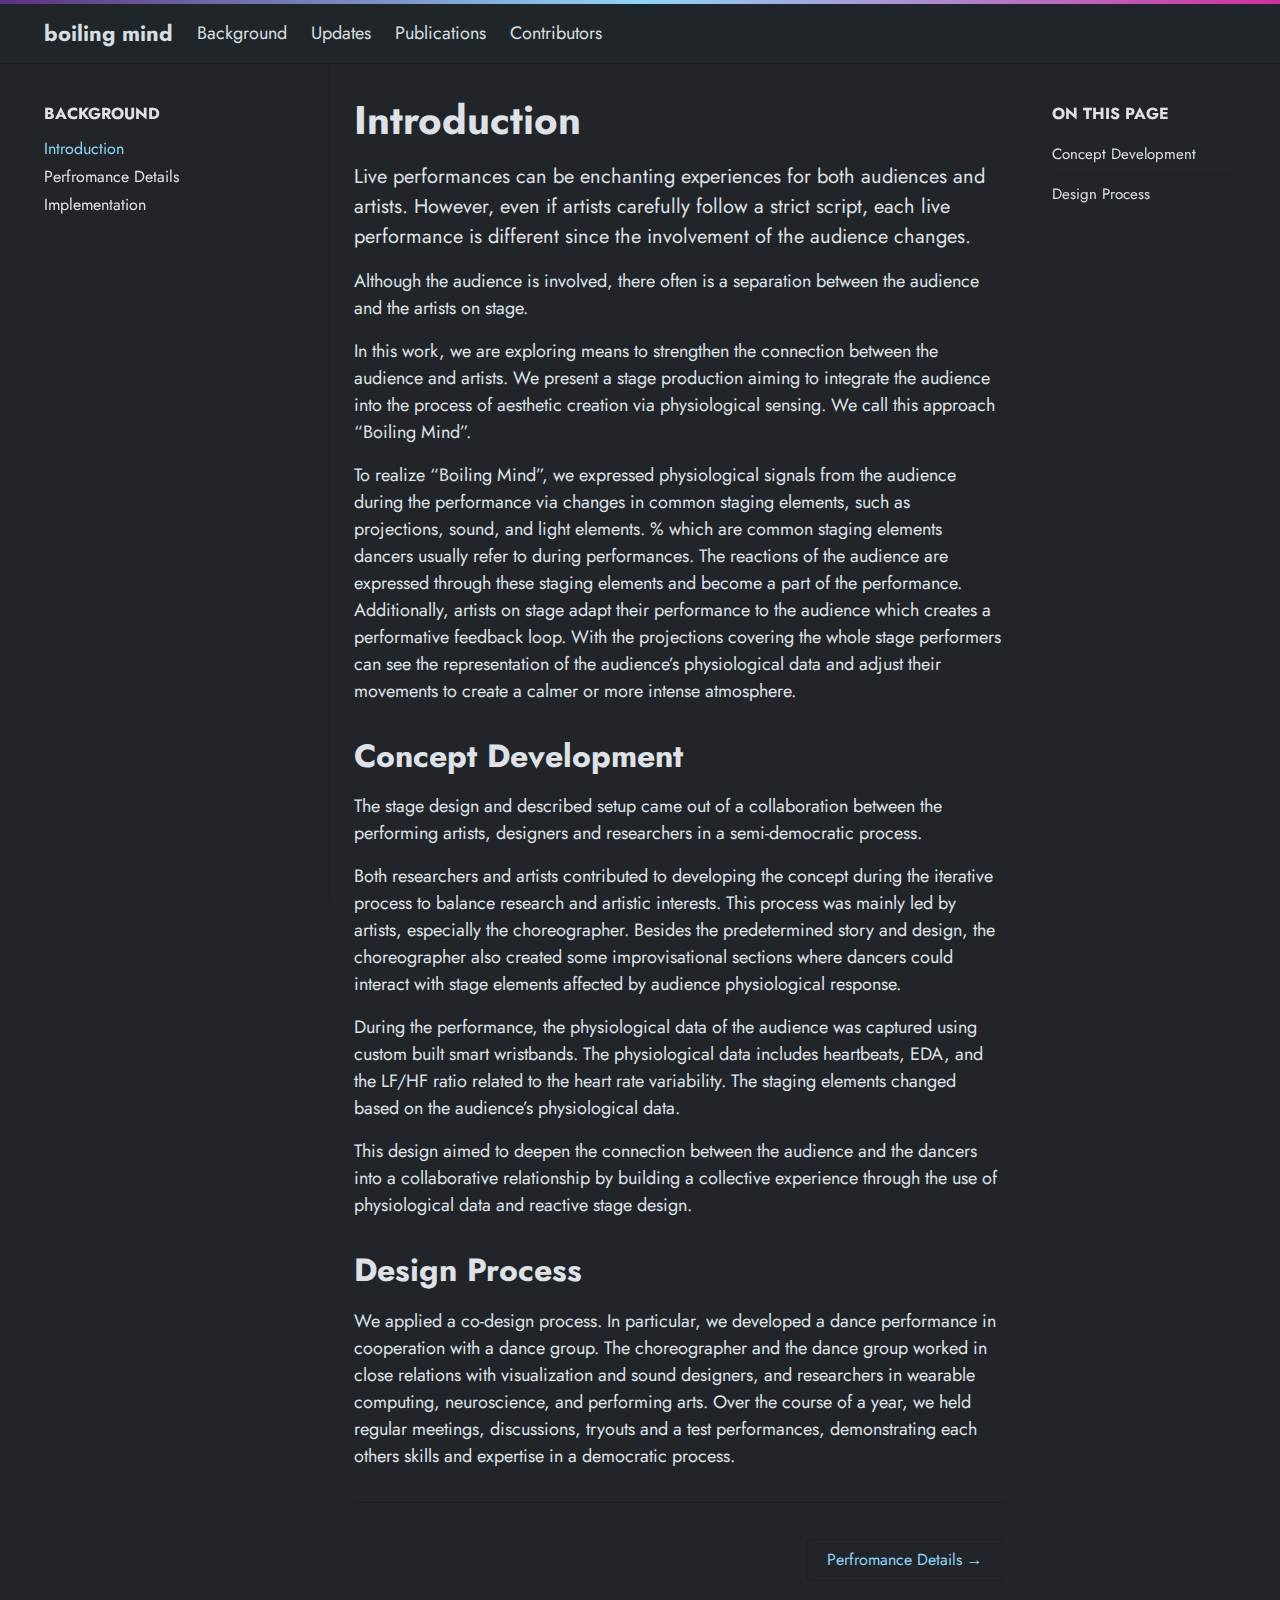
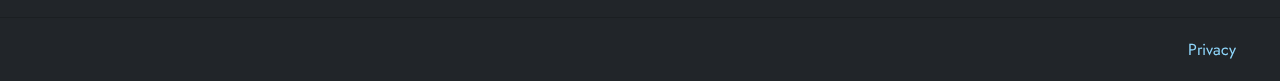
<file: background/prologue/introduction/index.html>
<!doctype html><html lang=en-us><head><meta charset=utf-8><meta http-equiv=x-ua-compatible content="ie=edge"><meta name=viewport content="width=device-width,initial-scale=1,shrink-to-fit=no"><link rel=preload as=font href=/fonts/vendor/jost/jost-v4-latin-regular.woff2 type=font/woff2 crossorigin><link rel=preload as=font href=/fonts/vendor/jost/jost-v4-latin-700.woff2 type=font/woff2 crossorigin><link rel=stylesheet href=/main.4683fe9bba590317b552ce7930ced157a98cb5efa42dcf3c9c728d6951becdc0b0ce4cd241a88afe17dd5ae36182d00375be6dfd2041294fda237ca825aad86c.css integrity="sha512-RoP+m7pZAxe1Us55MM7RV6mMte+kLc88nHKNaVG+zcCwzkzSQaiK/hfdWuNhgtADdb5t/SBBKU/aI3yoJarYbA==" crossorigin=anonymous><noscript><style>img.lazyload{display:none}</style></noscript><meta name=robots content="index, follow"><meta name=googlebot content="index, follow, max-snippet:-1, max-image-preview:large, max-video-preview:-1"><meta name=bingbot content="index, follow, max-snippet:-1, max-image-preview:large, max-video-preview:-1"><title>Introduction :: boiling mind</title><meta name=description content="Doks is a Hugo theme helping you build modern documentation websites that are secure, fast, and SEO-ready — by default."><link rel=canonical href=/background/prologue/introduction/><meta name=twitter:card content="summary"><meta name=twitter:title content="Introduction"><meta name=twitter:description content="Although the audience is involved, there often is a separation between the audience and the artists on stage.
In this work, we are exploring means to strengthen the connection between the audience and artists. We present a stage production aiming to integrate the audience into the process of aesthetic creation via physiological sensing. We call this approach &ldquo;Boiling Mind&rdquo;.
To realize &ldquo;Boiling Mind&rdquo;, we expressed physiological signals from the audience during the performance via changes in common staging elements, such as projections, sound, and light elements."><meta name=twitter:site content="@"><meta name=twitter:creator content="@"><meta property="og:title" content="Introduction"><meta property="og:description" content="Although the audience is involved, there often is a separation between the audience and the artists on stage.
In this work, we are exploring means to strengthen the connection between the audience and artists. We present a stage production aiming to integrate the audience into the process of aesthetic creation via physiological sensing. We call this approach &ldquo;Boiling Mind&rdquo;.
To realize &ldquo;Boiling Mind&rdquo;, we expressed physiological signals from the audience during the performance via changes in common staging elements, such as projections, sound, and light elements."><meta property="og:type" content="article"><meta property="og:url" content="/background/prologue/introduction/"><meta property="article:published_time" content="2020-10-06T08:48:57+00:00"><meta property="article:modified_time" content="2020-10-06T08:48:57+00:00"><meta property="og:site_name" content="boiling mind"><meta property="article:publisher" content="https://www.facebook.com/"><meta property="article:author" content="https://www.facebook.com/"><meta property="og:locale" content><script type=application/ld+json>{"@context":"http://schema.org","@type":"BreadcrumbList","itemListElement":[{"@type":"ListItem","position":1,"name":"Home","item":"\/"},{"@type":"ListItem","position":2,"name":"Backgroundprologueintroduction","item":"\/backgroundprologueintroduction\/"}]}</script><meta name=theme-color content="#fff"><link rel=apple-touch-icon sizes=180x180 href=/apple-touch-icon.png><link rel=icon type=image/png sizes=32x32 href=/favicon-32x32.png><link rel=icon type=image/png sizes=16x16 href=/favicon-16x16.png><link rel=manifest href=/site.webmanifest></head><body class="background single"><div class="header-bar fixed-top"></div><header class="navbar fixed-top navbar-expand-md navbar-light"><div class=container><input class="menu-btn order-0" type=checkbox id=menu-btn>
<label class="menu-icon d-md-none" for=menu-btn><span class=navicon></span></label><a class="navbar-brand order-1 order-md-0 mr-auto" href=/>boiling mind</a><ul class="navbar-nav social-nav order-3 order-md-5"></ul><div class="collapse navbar-collapse order-4 order-md-1"><ul class="navbar-nav main-nav mr-auto order-5 order-md-2"><li class=nav-item><a class=nav-link href=/background/prologue/introduction/>Background</a></li><li class=nav-item><a class=nav-link href=/blog/>Updates</a></li><li class=nav-item><a class=nav-link href=/papers/>Publications</a></li><li class=nav-item><a class=nav-link href=/about/>Contributors</a></li></ul><div class="break order-6 d-md-none"></div></div></div></header><div class="wrap container" role=document><div class=content><div class="row flex-xl-nowrap"><div class="col-lg-5 col-xl-4 docs-sidebar"><nav class=docs-links aria-label="Main navigation"><h3>background</h3><ul class=list-unstyled><li><a class="docs-link active" href=/background/prologue/introduction/>Introduction</a></li><li><a class=docs-link href=/background/prologue/quick-start/>Perfromance Details</a></li><li><a class=docs-link href=/background/prologue/commands/>Implementation</a></li></ul></nav></div><nav class="docs-toc d-none d-xl-block col-xl-3" aria-label="Secondary navigation"><div class=page-links><h3>On this page</h3><nav id=TableOfContents><ul><li><a href=#concept-development>Concept Development</a></li><li><a href=#design-process>Design Process</a></li></ul></nav></div></nav><main class="docs-content col-lg-11 col-xl-9"><h1>Introduction</h1><p class=lead>Live performances can be enchanting experiences for both audiences and artists. However, even if artists carefully follow a strict script, each live performance is different since the involvement of the audience changes.</p><p>Although the audience is involved, there often is a separation between the audience and the artists on stage.</p><p>In this work, we are exploring means to strengthen the connection between the audience and artists. We present a stage production aiming to integrate the audience into the process of aesthetic creation via physiological sensing. We call this approach &ldquo;Boiling Mind&rdquo;.</p><p>To realize &ldquo;Boiling Mind&rdquo;, we expressed physiological signals from the audience during the performance via changes in common staging elements, such as projections, sound, and light elements. % which are common staging elements dancers usually refer to during performances.
The reactions of the audience are expressed through these staging elements and become a part of the performance. Additionally, artists on stage adapt their performance to the audience which creates a performative feedback loop. With the projections covering the whole stage performers can see the representation of the audience&rsquo;s physiological data and adjust their movements to create a calmer or more intense atmosphere.</p><h2 id=concept-development>Concept Development<a href=#concept-development class=anchor aria-hidden=true>#</a></h2><p>The stage design and described setup came out of a collaboration between the performing artists, designers and researchers in a semi-democratic process.</p><p>Both researchers and artists contributed to developing the concept during the iterative process to balance research and artistic interests. This process was mainly led by artists, especially the choreographer. Besides the predetermined story and design, the choreographer also created some improvisational sections where dancers could interact with stage elements affected by audience physiological response.</p><p>During the performance, the physiological data of the audience was captured using custom built smart wristbands. The physiological data includes heartbeats, EDA, and the LF/HF ratio related to the heart rate variability. The staging elements changed based on the audience&rsquo;s physiological data.</p><p>This design aimed to deepen the connection between the audience and the dancers into a collaborative relationship by building a collective experience through the use of physiological data and reactive stage design.</p><h2 id=design-process>Design Process<a href=#design-process class=anchor aria-hidden=true>#</a></h2><p>We applied a co-design process. In particular, we developed a dance performance in cooperation with a dance group. The choreographer and the dance group worked in close relations with visualization and sound designers, and researchers in wearable computing, neuroscience, and performing arts. Over the course of a year, we held regular meetings, discussions, tryouts and a test performances, demonstrating each others skills and expertise in a democratic process.</p><div class="docs-navigation d-flex justify-content-between"><a class=ml-auto href=/background/prologue/quick-start/><div class="card my-1"><div class="card-body py-2">Perfromance Details &rarr;</div></div></a></div></main></div></div></div><footer class="footer text-muted"><div class=container><div class=row><div class="col-lg-8 order-last order-lg-first"><ul class=list-inline><li class=list-inline-item></li></ul></div><div class="col-lg-8 order-first order-lg-last text-lg-right"><ul class=list-inline><li class=list-inline-item><a href=/privacy-policy/>Privacy</a></li></ul></div></div></div></footer><script src=/main.f6b484f556ad1f3bcf6061082139a2f21fa759f13930c39a25fe4a9f78f35e64122c2d86dffd56e67b292dabbda4095d8077194f196e0e348441c106a9f3d40e.js integrity="sha512-9rSE9VatHzvPYGEIITmi8h+nWfE5MMOaJf5Kn3jzXmQSLC2G3/1W5nspLau9pAldgHcZTxluDjSEQcEGqfPUDg==" crossorigin=anonymous defer></script><script src=/index.min.95c2fb57984ca6cb1914e6658c1095cc47073a398c805d5ee842114fab739d64b4d5cd0626cda1be56c95e7f8c6e9c4d231866d1065245c873d731a6a7b01c5e.js integrity="sha512-lcL7V5hMpssZFOZljBCVzEcHOjmMgF1e6EIRT6tznWS01c0GJs2hvlbJXn+MbpxNIxhm0QZSRchz1zGmp7AcXg==" crossorigin=anonymous defer></script></body></html>
</file>
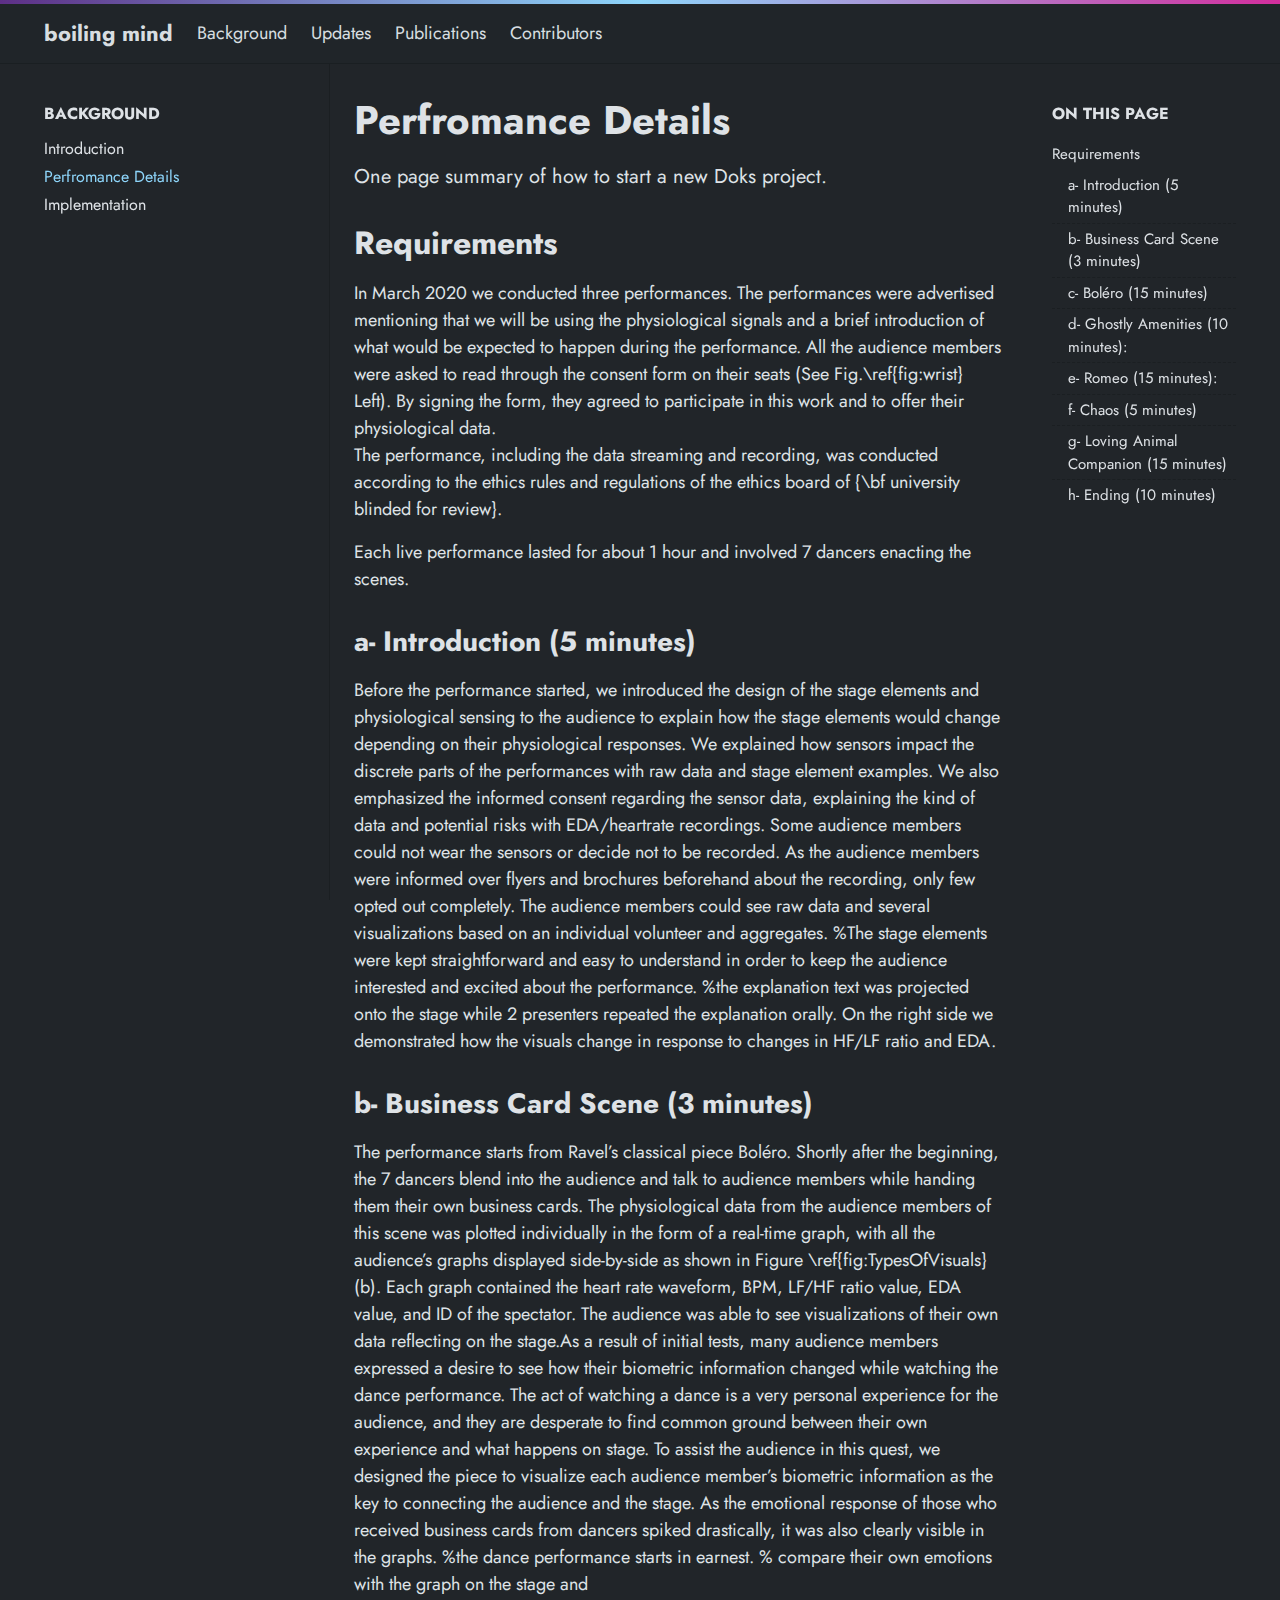
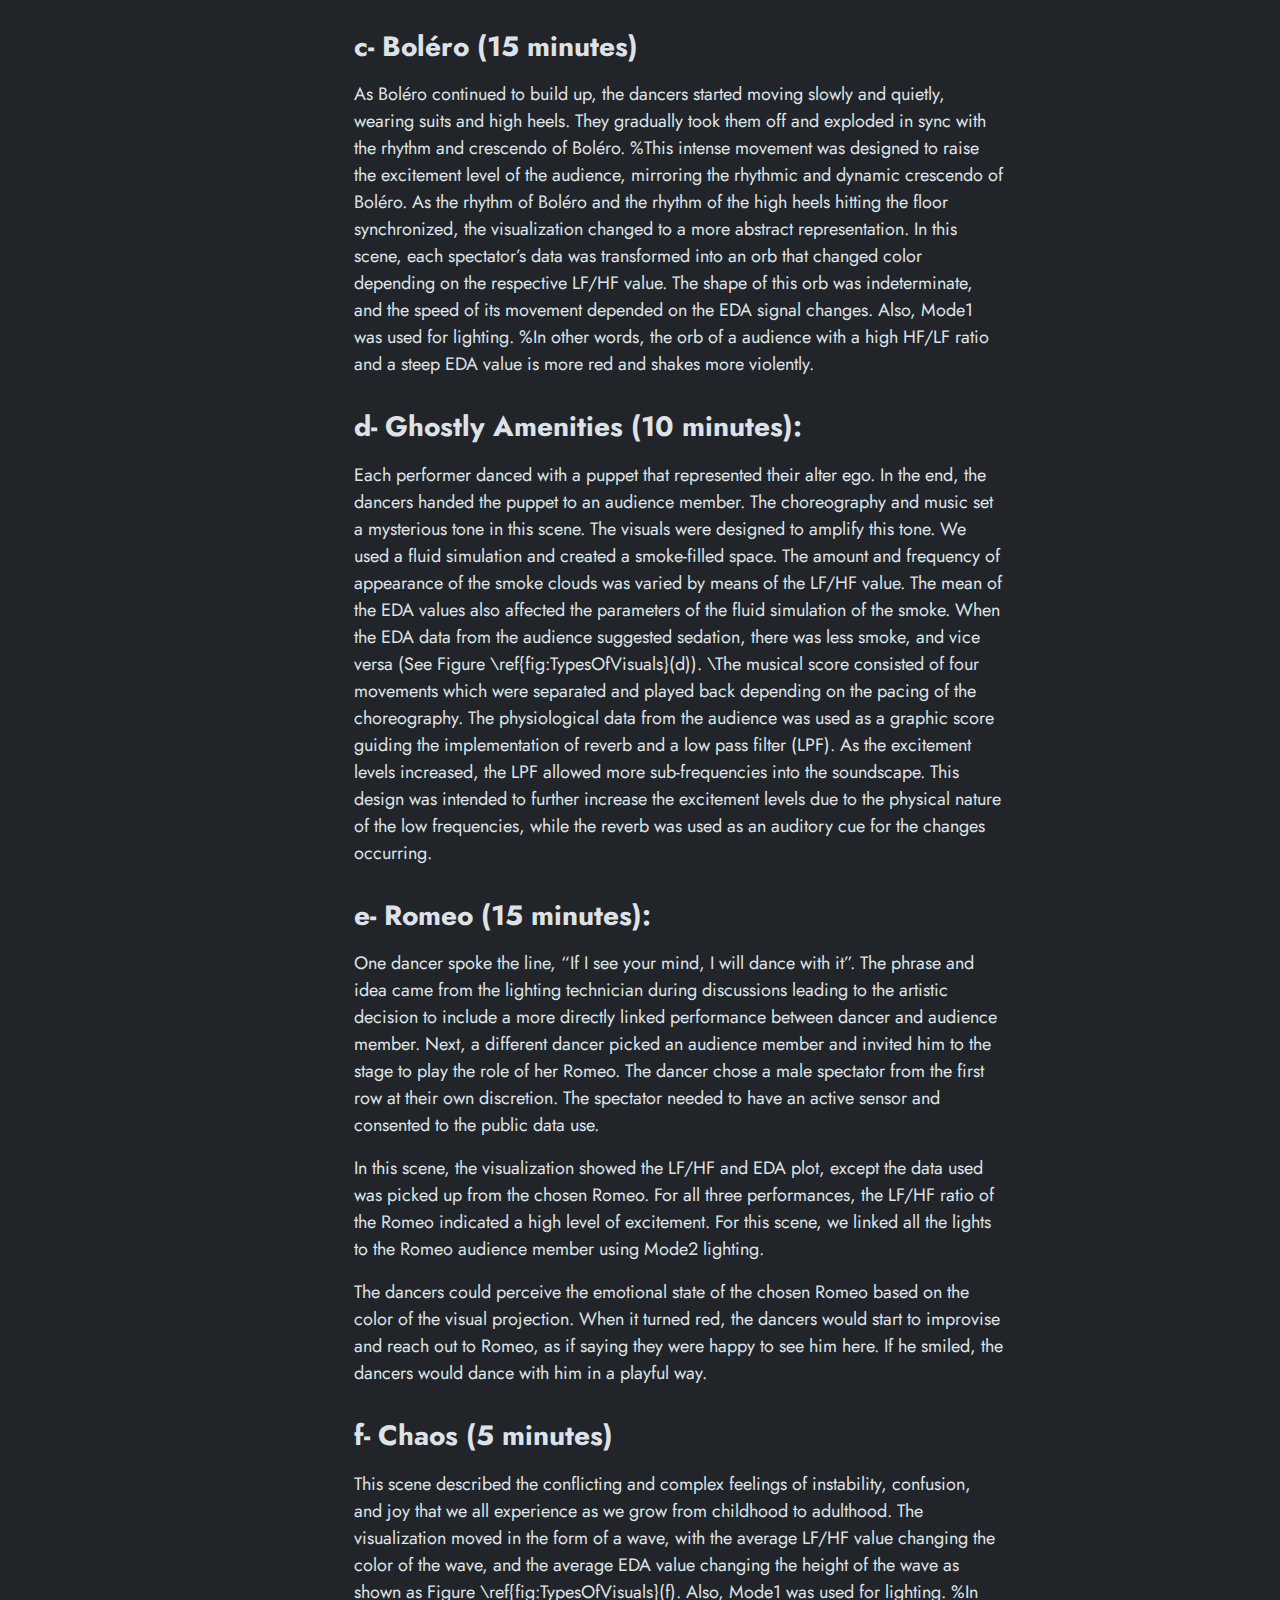
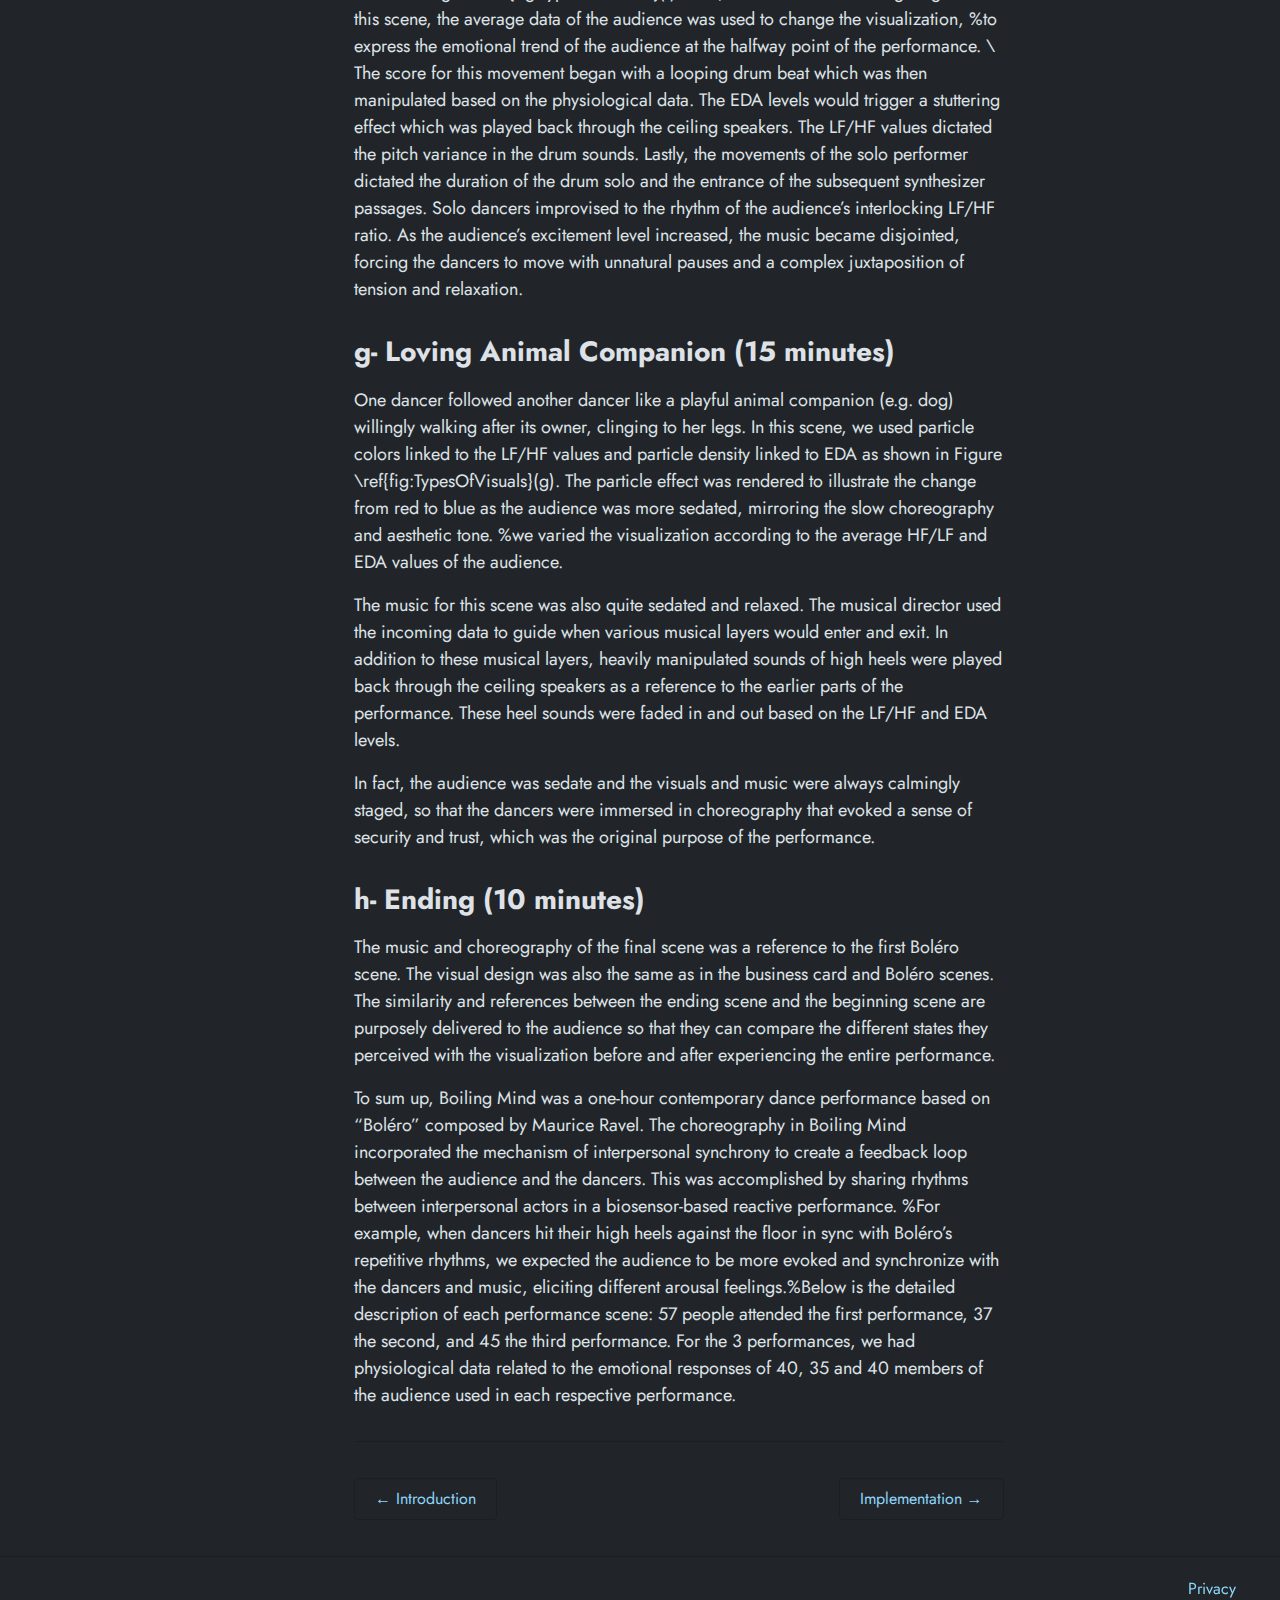
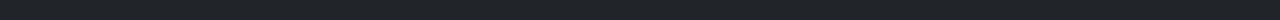
<file: background/prologue/quick-start/index.html>
<!doctype html><html lang=en-us><head><meta charset=utf-8><meta http-equiv=x-ua-compatible content="ie=edge"><meta name=viewport content="width=device-width,initial-scale=1,shrink-to-fit=no"><link rel=preload as=font href=/fonts/vendor/jost/jost-v4-latin-regular.woff2 type=font/woff2 crossorigin><link rel=preload as=font href=/fonts/vendor/jost/jost-v4-latin-700.woff2 type=font/woff2 crossorigin><link rel=stylesheet href=/main.4683fe9bba590317b552ce7930ced157a98cb5efa42dcf3c9c728d6951becdc0b0ce4cd241a88afe17dd5ae36182d00375be6dfd2041294fda237ca825aad86c.css integrity="sha512-RoP+m7pZAxe1Us55MM7RV6mMte+kLc88nHKNaVG+zcCwzkzSQaiK/hfdWuNhgtADdb5t/SBBKU/aI3yoJarYbA==" crossorigin=anonymous><noscript><style>img.lazyload{display:none}</style></noscript><meta name=robots content="index, follow"><meta name=googlebot content="index, follow, max-snippet:-1, max-image-preview:large, max-video-preview:-1"><meta name=bingbot content="index, follow, max-snippet:-1, max-image-preview:large, max-video-preview:-1"><title>Perfromance Details :: boiling mind</title><meta name=description content="One page summary of how to start a new Doks project."><link rel=canonical href=/background/prologue/quick-start/><meta name=twitter:card content="summary"><meta name=twitter:title content="Perfromance Details"><meta name=twitter:description content="One page summary of how to start a new Doks project."><meta name=twitter:site content="@"><meta name=twitter:creator content="@"><meta property="og:title" content="Perfromance Details"><meta property="og:description" content="One page summary of how to start a new Doks project."><meta property="og:type" content="article"><meta property="og:url" content="/background/prologue/quick-start/"><meta property="article:published_time" content="2020-11-16T13:59:39+01:00"><meta property="article:modified_time" content="2020-11-16T13:59:39+01:00"><meta property="og:site_name" content="boiling mind"><meta property="article:publisher" content="https://www.facebook.com/"><meta property="article:author" content="https://www.facebook.com/"><meta property="og:locale" content><script type=application/ld+json>{"@context":"http://schema.org","@type":"BreadcrumbList","itemListElement":[{"@type":"ListItem","position":1,"name":"Home","item":"\/"},{"@type":"ListItem","position":2,"name":"Backgroundprologuequick Start","item":"\/backgroundprologuequick-start\/"}]}</script><meta name=theme-color content="#fff"><link rel=apple-touch-icon sizes=180x180 href=/apple-touch-icon.png><link rel=icon type=image/png sizes=32x32 href=/favicon-32x32.png><link rel=icon type=image/png sizes=16x16 href=/favicon-16x16.png><link rel=manifest href=/site.webmanifest></head><body class="background single"><div class="header-bar fixed-top"></div><header class="navbar fixed-top navbar-expand-md navbar-light"><div class=container><input class="menu-btn order-0" type=checkbox id=menu-btn>
<label class="menu-icon d-md-none" for=menu-btn><span class=navicon></span></label><a class="navbar-brand order-1 order-md-0 mr-auto" href=/>boiling mind</a><ul class="navbar-nav social-nav order-3 order-md-5"></ul><div class="collapse navbar-collapse order-4 order-md-1"><ul class="navbar-nav main-nav mr-auto order-5 order-md-2"><li class=nav-item><a class=nav-link href=/background/prologue/introduction/>Background</a></li><li class=nav-item><a class=nav-link href=/blog/>Updates</a></li><li class=nav-item><a class=nav-link href=/papers/>Publications</a></li><li class=nav-item><a class=nav-link href=/about/>Contributors</a></li></ul><div class="break order-6 d-md-none"></div></div></div></header><div class="wrap container" role=document><div class=content><div class="row flex-xl-nowrap"><div class="col-lg-5 col-xl-4 docs-sidebar"><nav class=docs-links aria-label="Main navigation"><h3>background</h3><ul class=list-unstyled><li><a class=docs-link href=/background/prologue/introduction/>Introduction</a></li><li><a class="docs-link active" href=/background/prologue/quick-start/>Perfromance Details</a></li><li><a class=docs-link href=/background/prologue/commands/>Implementation</a></li></ul></nav></div><nav class="docs-toc d-none d-xl-block col-xl-3" aria-label="Secondary navigation"><div class=page-links><h3>On this page</h3><nav id=TableOfContents><ul><li><a href=#requirements>Requirements</a><ul><li><a href=#a--introduction-5-minutes>a- Introduction (5 minutes)</a></li><li><a href=#b--business-card-scene-3-minutes>b- Business Card Scene (3 minutes)</a></li><li><a href=#c--boléro-15-minutes>c- Boléro (15 minutes)</a></li><li><a href=#d--ghostly-amenities-10-minutes>d- Ghostly Amenities (10 minutes):</a></li><li><a href=#e--romeo-15-minutes>e- Romeo (15 minutes):</a></li><li><a href=#f--chaos-5-minutes>f- Chaos (5 minutes)</a></li><li><a href=#g--loving-animal-companion-15-minutes>g- Loving Animal Companion (15 minutes)</a></li><li><a href=#h--ending-10-minutes>h- Ending (10 minutes)</a></li></ul></li></ul></nav></div></nav><main class="docs-content col-lg-11 col-xl-9"><h1>Perfromance Details</h1><p class=lead>One page summary of how to start a new Doks project.</p><h2 id=requirements>Requirements<a href=#requirements class=anchor aria-hidden=true>#</a></h2><p>In March 2020 we conducted three performances. The performances were advertised mentioning that we will be using the physiological signals and a brief introduction of what would be expected to happen during the performance. All the audience members were asked to read through the consent form on their seats (See Fig.\ref{fig:wrist} Left). By signing the form, they agreed to participate in this work and to offer their physiological data.<br>The performance, including the data streaming and recording, was conducted according to the ethics rules and regulations of the ethics board of {\bf university blinded for review}.</p><p>Each live performance lasted for about 1 hour and involved 7 dancers enacting the scenes.</p><h3 id=a--introduction-5-minutes>a- Introduction (5 minutes)<a href=#a--introduction-5-minutes class=anchor aria-hidden=true>#</a></h3><p>Before the performance started, we introduced the design of the stage elements and physiological sensing to the audience to explain how the stage elements would change depending on their physiological responses. We explained how sensors impact the discrete parts of the performances with raw data and stage element examples. We also emphasized the informed consent regarding the sensor data, explaining the kind of data and potential risks with EDA/heartrate recordings. Some audience members could not wear the sensors or decide not to be recorded.
As the audience members were informed over flyers and brochures beforehand about the recording,
only few opted out completely. The audience members could see raw data and several visualizations based on an individual volunteer and aggregates.
%The stage elements were kept straightforward and easy to understand in order to keep the audience interested and excited about the performance.
%the explanation text was projected onto the stage while 2 presenters repeated the explanation orally. On the right side we demonstrated how the visuals change in response to changes in HF/LF ratio and EDA.</p><h3 id=b--business-card-scene-3-minutes>b- Business Card Scene (3 minutes)<a href=#b--business-card-scene-3-minutes class=anchor aria-hidden=true>#</a></h3><p>The performance starts from Ravel&rsquo;s classical piece Boléro. Shortly after the beginning, the 7 dancers blend into the audience and talk to audience members while handing them their own business cards. The physiological data from the audience members of this scene was plotted individually in the form of a real-time graph, with all the audience&rsquo;s graphs displayed side-by-side as shown in Figure \ref{fig:TypesOfVisuals}(b). Each graph contained the heart rate waveform, BPM, LF/HF ratio value, EDA value, and ID of the spectator. The audience was able to see visualizations of their own data reflecting on the stage.As a result of initial tests, many audience members expressed a desire to see how their biometric information changed while watching the dance performance. The act of watching a dance is a very personal experience for the audience, and they are desperate to find common ground between their own experience and what happens on stage. To assist the audience in this quest, we designed the piece to visualize each audience member&rsquo;s biometric information as the key to connecting the audience and the stage. As the emotional response of those who received business cards from dancers spiked drastically, it was also clearly visible in the graphs.
%the dance performance starts in earnest.
% compare their own emotions with the graph on the stage and</p><h3 id=c--boléro-15-minutes>c- Boléro (15 minutes)<a href=#c--boléro-15-minutes class=anchor aria-hidden=true>#</a></h3><p>As Boléro continued to build up, the dancers started moving slowly and quietly, wearing suits and high heels. They gradually took them off and exploded in sync with the rhythm and crescendo of Boléro.
%This intense movement was designed to raise the excitement level of the audience, mirroring the rhythmic and dynamic crescendo of Boléro.
As the rhythm of Boléro and the rhythm of the high heels hitting the floor synchronized, the visualization changed to a more abstract representation.
In this scene, each spectator&rsquo;s data was transformed into an orb that changed color depending on the respective LF/HF value. The shape of this orb was indeterminate, and the speed of its movement depended on the EDA signal changes. Also, Mode1 was used for lighting. %In other words, the orb of a audience with a high HF/LF ratio and a steep EDA value is more red and shakes more violently.</p><h3 id=d--ghostly-amenities-10-minutes>d- Ghostly Amenities (10 minutes):<a href=#d--ghostly-amenities-10-minutes class=anchor aria-hidden=true>#</a></h3><p>Each performer danced with a puppet that represented their alter ego. In the end, the dancers handed the puppet to an audience member. The choreography and music set a mysterious tone in this scene. The visuals were designed to amplify this tone. We used a fluid simulation and created a smoke-filled space. The amount and frequency of appearance of the smoke clouds was varied by means of the LF/HF value. The mean of the EDA values also affected the parameters of the fluid simulation of the smoke. When the EDA data from the audience suggested sedation, there was less smoke, and vice versa (See Figure \ref{fig:TypesOfVisuals}(d)).
\The musical score consisted of four movements which were separated and played back depending on the pacing of the choreography. The physiological data from the audience was used as a graphic score guiding the implementation of reverb and a low pass filter (LPF). As the excitement levels increased, the LPF allowed more sub-frequencies into the soundscape. This design was intended to further increase the excitement levels due to the physical nature of the low frequencies, while the reverb was used as an auditory cue for the changes occurring.</p><h3 id=e--romeo-15-minutes>e- Romeo (15 minutes):<a href=#e--romeo-15-minutes class=anchor aria-hidden=true>#</a></h3><p>One dancer spoke the line, &ldquo;If I see your mind, I will dance with it&rdquo;. The phrase and idea came from the lighting technician during discussions leading to the artistic decision to include a more directly linked performance between dancer and audience member. Next, a different dancer picked an audience member and invited him to the stage to play the role of her Romeo. The dancer chose a male spectator from the first row at their own discretion. The spectator needed to have an active sensor and consented to the public data use.</p><p>In this scene, the visualization showed the LF/HF and EDA plot, except the data used was picked up from the chosen Romeo. For all three performances, the LF/HF ratio of the Romeo indicated a high level of excitement. For this scene, we linked all the lights to the Romeo audience member using Mode2 lighting.</p><p>The dancers could perceive the emotional state of the chosen Romeo based on the color of the visual projection. When it turned red, the dancers would start to improvise and reach out to Romeo, as if saying they were happy to see him here. If he smiled, the dancers would dance with him in a playful way.</p><h3 id=f--chaos-5-minutes>f- Chaos (5 minutes)<a href=#f--chaos-5-minutes class=anchor aria-hidden=true>#</a></h3><p>This scene described the conflicting and complex feelings of instability, confusion, and joy that we all experience as we grow from childhood to adulthood. The visualization moved in the form of a wave, with the average LF/HF value changing the color of the wave, and the average EDA value changing the height of the wave as shown as Figure \ref{fig:TypesOfVisuals}(f). Also, Mode1 was used for lighting.
%In this scene, the average data of the audience was used to change the visualization,
%to express the emotional trend of the audience at the halfway point of the performance.
\<br>The score for this movement began with a looping drum beat which was then manipulated based on the physiological data. The EDA levels would trigger a stuttering effect which was played back through the ceiling speakers. The LF/HF values dictated the pitch variance in the drum sounds. Lastly, the movements of the solo performer dictated the duration of the drum solo and the entrance of the subsequent synthesizer passages. Solo dancers improvised to the rhythm of the audience&rsquo;s interlocking LF/HF ratio. As the audience&rsquo;s excitement level increased, the music became disjointed, forcing the dancers to move with unnatural pauses and a complex juxtaposition of tension and relaxation.</p><h3 id=g--loving-animal-companion-15-minutes>g- Loving Animal Companion (15 minutes)<a href=#g--loving-animal-companion-15-minutes class=anchor aria-hidden=true>#</a></h3><p>One dancer followed another dancer like a playful animal companion (e.g. dog) willingly walking after its owner, clinging to her legs.
In this scene, we used particle colors linked to the LF/HF values and particle density linked to EDA as shown in Figure \ref{fig:TypesOfVisuals}(g). The particle effect was rendered to illustrate the change from red to blue as the audience was more sedated, mirroring the slow choreography and aesthetic tone.
%we varied the visualization according to the average HF/LF and EDA values of the audience.</p><p>The music for this scene was also quite sedated and relaxed. The musical director used the incoming data to guide when various musical layers would enter and exit. In addition to these musical layers, heavily manipulated sounds of high heels were played back through the ceiling speakers as a reference to the earlier parts of the performance. These heel sounds were faded in and out based on the LF/HF and EDA levels.</p><p>In fact, the audience was sedate and the visuals and music were always calmingly staged, so that the dancers were immersed in choreography that evoked a sense of security and trust, which was the original purpose of the performance.</p><h3 id=h--ending-10-minutes>h- Ending (10 minutes)<a href=#h--ending-10-minutes class=anchor aria-hidden=true>#</a></h3><p>The music and choreography of the final scene was a reference to the first Boléro scene. The visual design was also the same as in the business card and Boléro scenes.
The similarity and references between the ending scene and the beginning scene are purposely delivered to the audience so that they can compare the different states they perceived with the visualization before and after experiencing the entire performance.</p><p>To sum up, Boiling Mind was a one-hour contemporary dance performance based on &ldquo;Boléro&rdquo; composed by Maurice Ravel. The choreography in Boiling Mind incorporated the mechanism of interpersonal synchrony to create a feedback loop between the audience and the dancers. This was accomplished by sharing rhythms between interpersonal actors in a biosensor-based reactive performance.
%For example, when dancers hit their high heels against the floor in sync with Boléro&rsquo;s repetitive rhythms, we expected the audience to be more evoked and synchronize with the dancers and music, eliciting different arousal feelings.%Below is the detailed description of each performance scene:
57 people attended the first performance, 37 the second, and 45 the third performance. For the 3 performances, we had physiological data related to the emotional responses of 40, 35 and 40 members of the audience used in each respective performance.</p><div class="docs-navigation d-flex justify-content-between"><a href=/background/prologue/introduction/><div class="card my-1"><div class="card-body py-2">&larr; Introduction</div></div></a><a class=ml-auto href=/background/prologue/commands/><div class="card my-1"><div class="card-body py-2">Implementation &rarr;</div></div></a></div></main></div></div></div><footer class="footer text-muted"><div class=container><div class=row><div class="col-lg-8 order-last order-lg-first"><ul class=list-inline><li class=list-inline-item></li></ul></div><div class="col-lg-8 order-first order-lg-last text-lg-right"><ul class=list-inline><li class=list-inline-item><a href=/privacy-policy/>Privacy</a></li></ul></div></div></div></footer><script src=/main.f6b484f556ad1f3bcf6061082139a2f21fa759f13930c39a25fe4a9f78f35e64122c2d86dffd56e67b292dabbda4095d8077194f196e0e348441c106a9f3d40e.js integrity="sha512-9rSE9VatHzvPYGEIITmi8h+nWfE5MMOaJf5Kn3jzXmQSLC2G3/1W5nspLau9pAldgHcZTxluDjSEQcEGqfPUDg==" crossorigin=anonymous defer></script><script src=/index.min.95c2fb57984ca6cb1914e6658c1095cc47073a398c805d5ee842114fab739d64b4d5cd0626cda1be56c95e7f8c6e9c4d231866d1065245c873d731a6a7b01c5e.js integrity="sha512-lcL7V5hMpssZFOZljBCVzEcHOjmMgF1e6EIRT6tznWS01c0GJs2hvlbJXn+MbpxNIxhm0QZSRchz1zGmp7AcXg==" crossorigin=anonymous defer></script></body></html>
</file>
